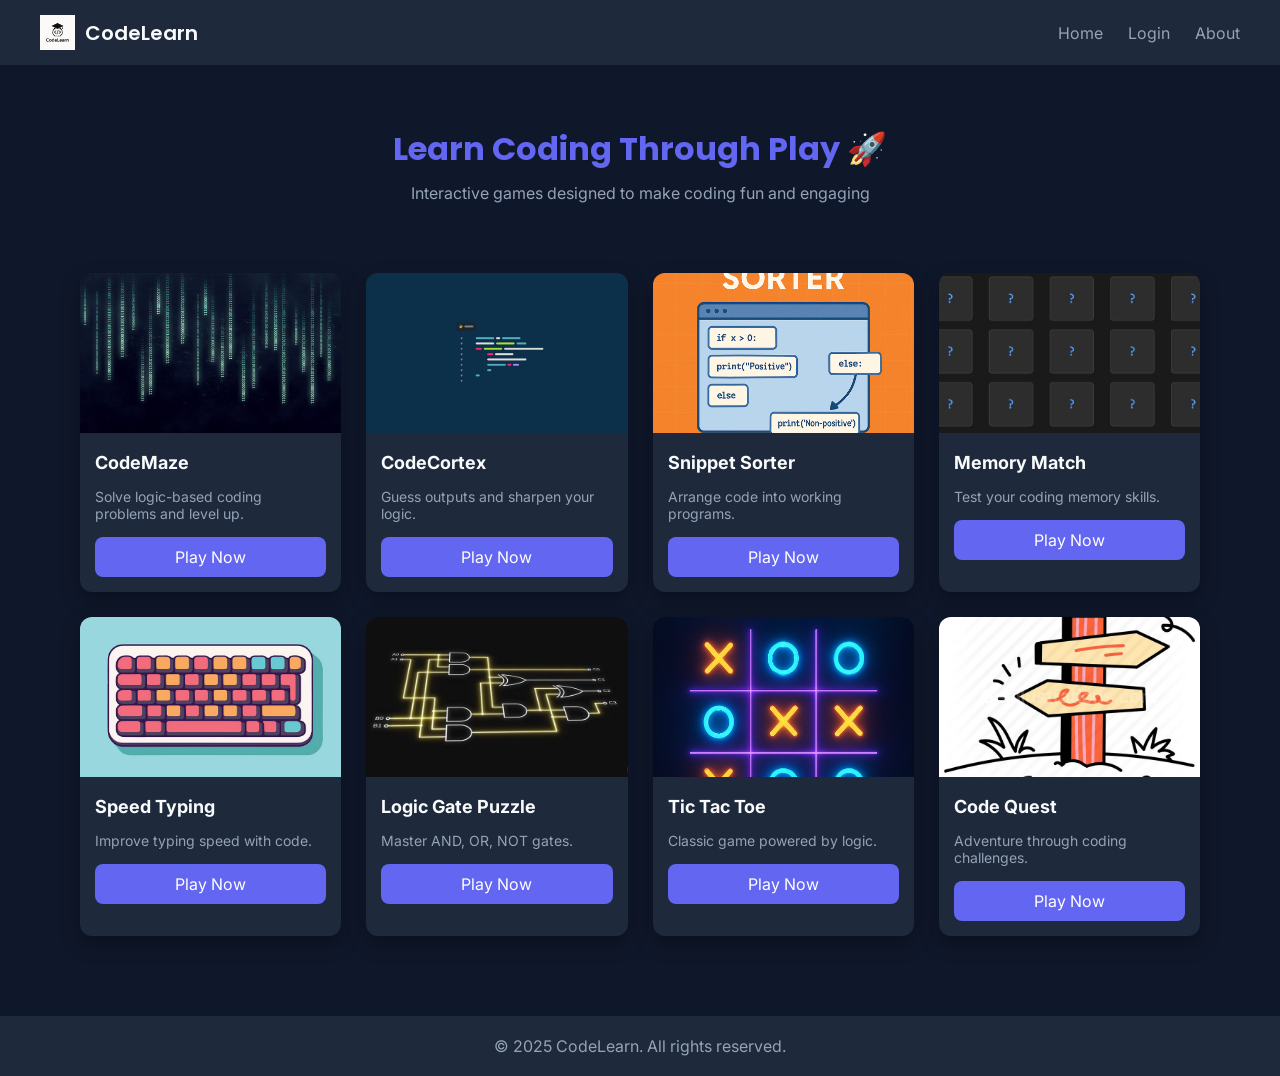
<file: CodeLearn/index.html>
<!DOCTYPE html>
<html lang="en">
<head>
  <meta charset="UTF-8">
  <meta name="viewport" content="width=device-width, initial-scale=1.0">
  <title>CodeLearn - Home</title>

  <!-- Google Fonts -->
  <link href="https://fonts.googleapis.com/css2?family=Poppins:wght@400;600&family=Inter:wght@300;400&display=swap" rel="stylesheet">

  <style>
    * {
      margin: 0;
      padding: 0;
      box-sizing: border-box;
      font-family: 'Inter', sans-serif;
    }

    body {
      background-color: #0F172A;
      color: #F8FAFC;
    }

    /* HEADER */
    .toolbar {
      display: flex;
      justify-content: space-between;
      align-items: center;
      padding: 15px 40px;
      background-color: #1E293B;
    }

    .logo {
      display: flex;
      align-items: center;
      gap: 10px;
    }

    .logo img {
      width: 35px;
    }

    .logo span {
      font-family: 'Poppins', sans-serif;
      font-size: 20px;
      font-weight: 600;
      color: #F8FAFC;
    }

    nav ul {
      list-style: none;
      display: flex;
    }

    nav ul li a {
      color: #94A3B8;
      margin-left: 25px;
      text-decoration: none;
      transition: 0.3s;
    }

    nav ul li a:hover {
      color: #6366F1;
    }

    /* HERO SECTION */
    .hero {
      text-align: center;
      padding: 60px 20px 30px;
    }

    .hero h1 {
      font-family: 'Poppins', sans-serif;
      font-size: 32px;
      color: #6366F1;
      margin-bottom: 10px;
    }

    .hero p {
      color: #94A3B8;
      font-size: 16px;
    }

    /* GAME GRID */
    .game-grid {
      display: grid;
      grid-template-columns: repeat(auto-fit, minmax(250px, 1fr));
      gap: 25px;
      padding: 40px;
      max-width: 1200px;
      margin: auto;
    }

    .game-box {
      background-color: #1E293B;
      border-radius: 12px;
      overflow: hidden;
      transition: 0.3s;
      box-shadow: 0 8px 20px rgba(0,0,0,0.3);
    }

    .game-box:hover {
      transform: translateY(-5px);
    }

    .game-box img {
      width: 100%;
      height: 160px;
      object-fit: cover;
    }

    .game-box h3 {
      margin: 15px;
      font-size: 18px;
      color: #F8FAFC;
    }

    .game-box p {
      margin: 0 15px 15px;
      color: #94A3B8;
      font-size: 14px;
    }

    .game-box a {
      display: block;
      margin: 0 15px 15px;
      padding: 10px;
      text-align: center;
      background-color: #6366F1;
      color: white;
      text-decoration: none;
      border-radius: 8px;
      transition: 0.3s;
    }

    .game-box a:hover {
      background-color: #4F46E5;
    }

    /* FOOTER */
    footer {
      text-align: center;
      padding: 20px;
      background-color: #1E293B;
      color: #94A3B8;
      margin-top: 40px;
    }
  </style>
</head>

<body>

  <!-- HEADER -->
  <header class="toolbar">
    <div class="logo">
      <img src="logo.png" alt="CodeLearn Logo">
      <span>CodeLearn</span>
    </div>

    <nav>
      <ul>
        <li><a href="index.html">Home</a></li>
        <li><a href="login.html">Login</a></li>
        <li><a href="about.html">About</a></li>
      </ul>
    </nav>
  </header>

  <!-- HERO -->
  <section class="hero">
    <h1>Learn Coding Through Play 🚀</h1>
    <p>Interactive games designed to make coding fun and engaging</p>
  </section>

  <!-- GAME GRID -->
  <section class="game-grid">

    <div class="game-box">
      <img src="codemazeimg.png">
      <h3>CodeMaze</h3>
      <p>Solve logic-based coding problems and level up.</p>
      <a href="codemaze.html">Play Now</a>
    </div>

    <div class="game-box">
      <img src="codecorteximg.png">
      <h3>CodeCortex</h3>
      <p>Guess outputs and sharpen your logic.</p>
      <a href="codecortex.html">Play Now</a>
    </div>

    <div class="game-box">
      <img src="snippetsorterimg.png">
      <h3>Snippet Sorter</h3>
      <p>Arrange code into working programs.</p>
      <a href="snippet_sorter.html">Play Now</a>
    </div>

    <div class="game-box">
      <img src="MemoryGameImg.jpg">
      <h3>Memory Match</h3>
      <p>Test your coding memory skills.</p>
      <a href="MemoryGame.html">Play Now</a>
    </div>

    <div class="game-box">
      <img src="speedtypingimg.jpeg">
      <h3>Speed Typing</h3>
      <p>Improve typing speed with code.</p>
      <a href="speedtyping.html">Play Now</a>
    </div>

    <div class="game-box">
      <img src="logicgateimg.jpeg">
      <h3>Logic Gate Puzzle</h3>
      <p>Master AND, OR, NOT gates.</p>
      <a href="gate.html">Play Now</a>
    </div>

    <div class="game-box">
      <img src="tictactoeimg.png">
      <h3>Tic Tac Toe</h3>
      <p>Classic game powered by logic.</p>
      <a href="tictactoe.html">Play Now</a>
    </div>

    <div class="game-box">
      <img src="codequestimg.jpeg">
      <h3>Code Quest</h3>
      <p>Adventure through coding challenges.</p>
      <a href="codequest.html">Play Now</a>
    </div>

  </section>

  <!-- FOOTER -->
  <footer>
    <p>&copy; 2025 CodeLearn. All rights reserved.</p>
  </footer>

</body>
</html>
</file>
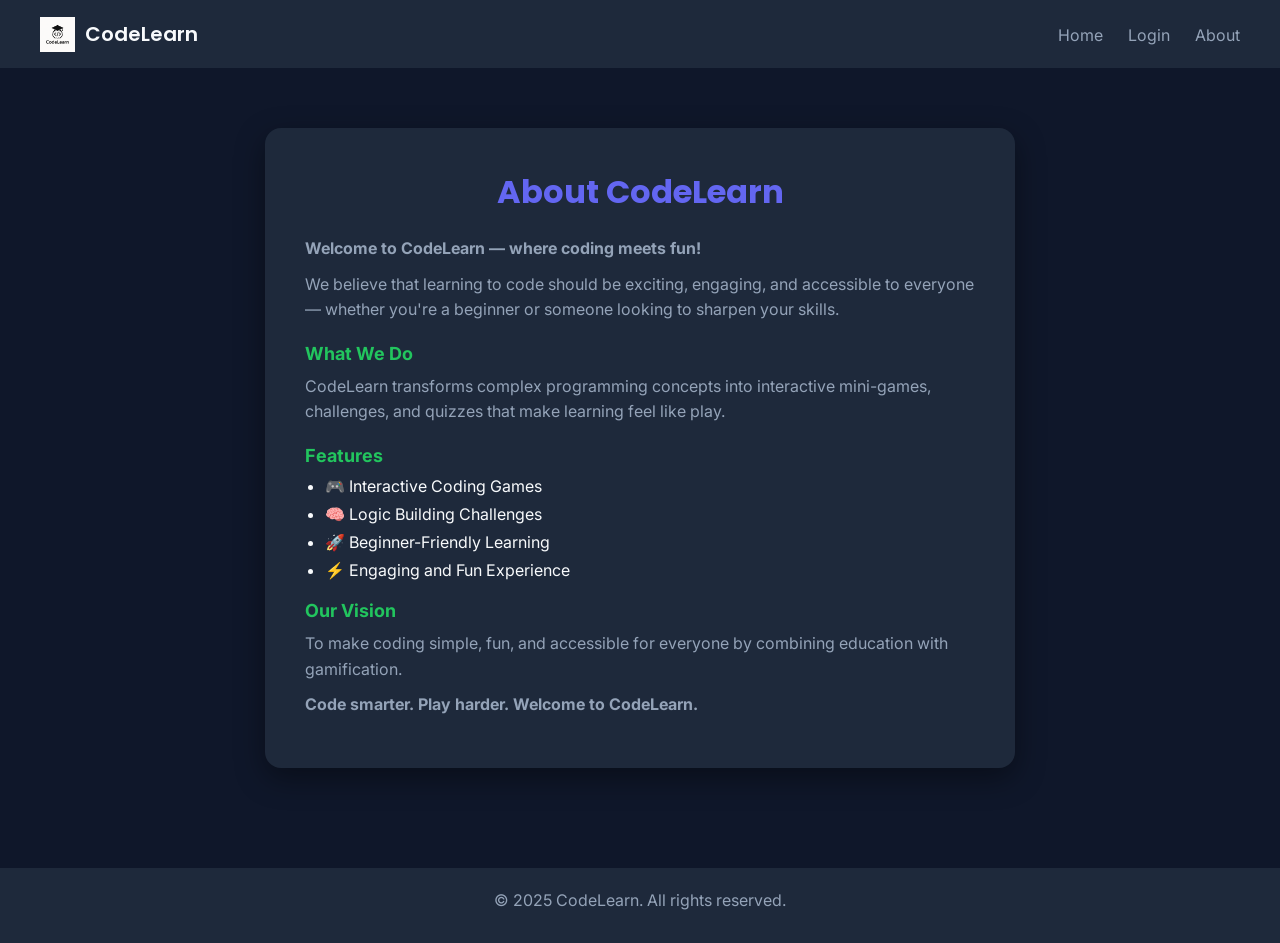
<file: CodeLearn/about.html>
<!DOCTYPE html>
<html lang="en">
<head>
  <meta charset="UTF-8">
  <meta name="viewport" content="width=device-width, initial-scale=1.0">
  <title>CodeLearn - About</title>

  <!-- Google Fonts -->
  <link href="https://fonts.googleapis.com/css2?family=Poppins:wght@400;600&family=Inter:wght@300;400&display=swap" rel="stylesheet">

  <style>
    * {
      margin: 0;
      padding: 0;
      box-sizing: border-box;
      font-family: 'Inter', sans-serif;
    }

    body {
      background-color: #0F172A;
      color: #F8FAFC;
    }

    /* HEADER */
    .toolbar {
      display: flex;
      justify-content: space-between;
      align-items: center;
      padding: 15px 40px;
      background-color: #1E293B;
    }

    .logo {
      display: flex;
      align-items: center;
      gap: 10px;
    }

    .logo img {
      width: 35px;
    }

    .logo span {
      font-family: 'Poppins', sans-serif;
      font-size: 20px;
      font-weight: 600;
      color: #F8FAFC;
    }

    nav ul {
      list-style: none;
      display: flex;
    }

    nav ul li a {
      color: #94A3B8;
      margin-left: 25px;
      text-decoration: none;
      transition: 0.3s;
    }

    nav ul li a:hover {
      color: #6366F1;
    }

    /* MAIN */
    main {
      display: flex;
      justify-content: center;
      align-items: center;
      padding: 60px 20px;
    }

    .about-card {
      background-color: #1E293B;
      padding: 40px;
      border-radius: 16px;
      max-width: 750px;
      box-shadow: 0 10px 30px rgba(0,0,0,0.4);
    }

    h1 {
      font-family: 'Poppins', sans-serif;
      color: #6366F1;
      margin-bottom: 20px;
      text-align: center;
    }

    h2 {
      margin-top: 20px;
      margin-bottom: 10px;
      color: #22C55E;
      font-size: 18px;
    }

    p {
      color: #94A3B8;
      line-height: 1.6;
      margin-bottom: 10px;
    }

    ul {
      margin-top: 10px;
      padding-left: 20px;
    }

    ul li {
      margin-bottom: 8px;
      color: #F8FAFC;
    }

    /* FOOTER */
    footer {
      text-align: center;
      padding: 20px;
      background-color: #1E293B;
      color: #94A3B8;
      margin-top: 40px;
    }
  </style>
</head>

<body>

  <!-- HEADER -->
  <header class="toolbar">
    <div class="logo">
      <img src="logo.png" alt="CodeLearn Logo">
      <span>CodeLearn</span>
    </div>

    <nav>
      <ul>
        <li><a href="index.html">Home</a></li>
        <li><a href="login.html">Login</a></li>
        <li><a href="about.html">About</a></li>
      </ul>
    </nav>
  </header>

  <!-- MAIN -->
  <main>
    <div class="about-card">

      <h1>About CodeLearn</h1>

      <p><b>Welcome to CodeLearn — where coding meets fun!</b></p>

      <p>
        We believe that learning to code should be exciting, engaging, and accessible to everyone — 
        whether you're a beginner or someone looking to sharpen your skills.
      </p>

      <h2>What We Do</h2>
      <p>
        CodeLearn transforms complex programming concepts into interactive mini-games, challenges, 
        and quizzes that make learning feel like play.
      </p>

      <h2>Features</h2>
      <ul>
        <li>🎮 Interactive Coding Games</li>
        <li>🧠 Logic Building Challenges</li>
        <li>🚀 Beginner-Friendly Learning</li>
        <li>⚡ Engaging and Fun Experience</li>
      </ul>

      <h2>Our Vision</h2>
      <p>
        To make coding simple, fun, and accessible for everyone by combining education with gamification.
      </p>

      <p><b>Code smarter. Play harder. Welcome to CodeLearn.</b></p>

    </div>
  </main>

  <!-- FOOTER -->
  <footer>
    <p>&copy; 2025 CodeLearn. All rights reserved.</p>
  </footer>

</body>
</html>
</file>
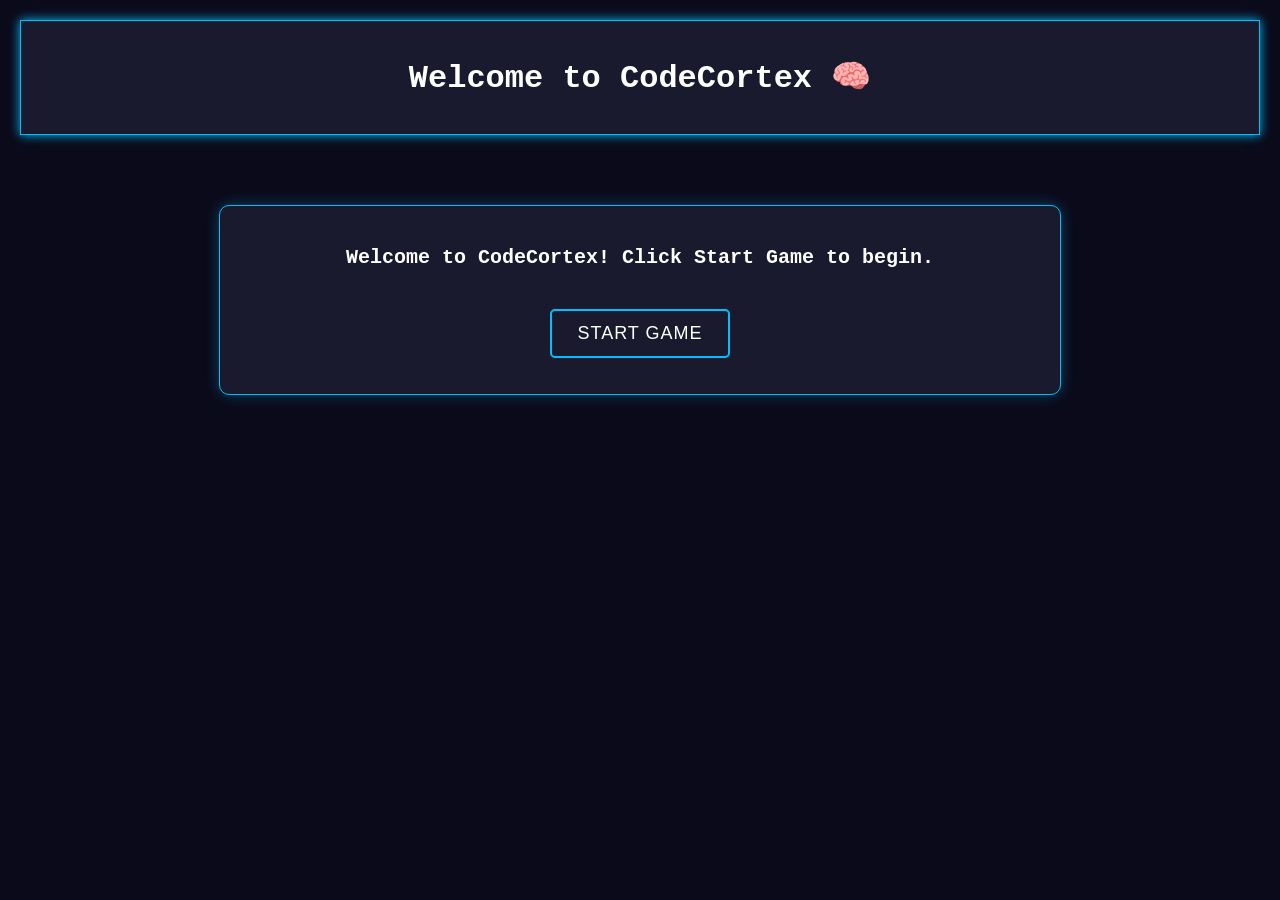
<file: CodeLearn/codecortex.html>
<!DOCTYPE html>
<html lang="en">
<head>
    <meta charset="UTF-8">
    <meta name="viewport" content="width=device-width, initial-scale=1.0">
    <title>CodeCortex - CodeLearn</title>
    <link rel="stylesheet" href="style.css">
    <style>
        body {
            font-family: 'Courier New', monospace;
            background-color: #0a0a1a;
            text-align: center;
            padding: 20px;
            color: #fff;
        }

        header {
            background-color: #1a1a2e;
            color: white;
            padding: 15px 0;
            border: 1px solid #00bfff;
            box-shadow: 0 0 10px #00bfff;
            margin-bottom: 30px;
        }

        main {
            padding: 20px;
        }

        .question-box {
            border: 1px solid #00bfff;
            padding: 20px;
            background: #1a1a2e;
            display: inline-block;
            margin: 20px auto;
            width: 800px;
            box-shadow: 0 0 15px rgba(0, 191, 255, 0.3);
            border-radius: 10px;
        }

        #question {
            font-size: 20px;
            font-weight: bold;
            margin-bottom: 20px;
            color: white;
            text-shadow: white;
        }

        .options {
            text-align: left;
            display: inline-block;
            margin-top: 10px;
        }

        .options label {
            font-size: 18px;
            display: block;
            margin: 10px 0;
            cursor: pointer;
            color: #fff;
            transition: color 0.3s ease;
        }

        .options label:hover {
            color: #00bfff;
        }

        .options input[type="radio"] {
            margin-right: 10px;
            accent-color: #00bfff;
        }

        button {
            padding: 12px 25px;
            font-size: 18px;
            margin-top: 20px;
            cursor: pointer;
            background-color: #1a1a2e;
            color: white;
            border: 2px solid #00bfff;
            border-radius: 5px;
            transition: all 0.3s ease;
            text-transform: uppercase;
            letter-spacing: 1px;
        }

        button:hover {
            background-color: #00bfff;
            color: #1a1a2e;
            box-shadow: 0 0 15px rgba(0, 191, 255, 0.5);
        }

        .error {
            color: #ff4d4d;
            margin-top: 10px;
            text-shadow: 0 0 5px rgba(255, 77, 77, 0.5);
        }

        .explanation {
            margin-top: 20px;
            color: #00ff9d;
            font-weight: bold;
            text-shadow: 0 0 5px rgba(0, 255, 157, 0.3);
        }

        pre {
            background-color: #0d1117;
            border: 1px solid #00bfff;
            border-radius: 5px;
            padding: 15px;
            margin: 15px 0;
            color: #e6e6e6;
            text-align: left;
            box-shadow: inset 0 0 10px rgba(0, 191, 255, 0.2);
        }

        code {
            font-family: 'Courier New', monospace;
            color: #00ff9d;
        }
    </style>
</head>

<body>
    <header>
        <h1>Welcome to CodeCortex 🧠</h1>
    </header>
    <main>
        <div id="game-container">
            <div class="question-box" id="question-box">
                <p id="question">Welcome to CodeCortex! Click Start Game to begin.</p>
                <form id="answer-form" style="display:none;">
                    <div class="options" id="options"></div></br>
                    <button type="submit">Submit</button>
                </form>
                <button id="start-game-button">Start Game</button>
                <p class="error" id="error-message"></p>
                <p class="explanation" id="explanation" style="display: none;"></p>
            </div>
        </div>
    </main>
    <script>
        const challenges = [
            {
                question: `Python\n\n<pre><code>def func(nums):\n    nums.append([4, 5])\n    return nums\n\na = [1, 2, 3]\nb = func(a)\nprint(len(b))</code></pre>`,
                options: ["A) 3", "B) 4", "C) 5", "D) Error"],
                answer: "B) 4",
                explanation: "The .append() method adds a single item (in this case, a list) to the end. So [1, 2, 3] becomes [1, 2, 3, [4, 5]], hence len(b) is 4."
            },
            {
                question: `Java\n\n<pre><code>public class Test {\n    public static void main(String[] args) {\n        int x = 5;\n        int y = ++x * 2;\n        System.out.println(y);\n    }\n}</code></pre>`,
                options: ["A) 10", "B) 11", "C) 12", "D) 6"],
                answer: "C) 12",
                explanation: "++x increments x before it's used. So, x = 6, then y = 6 * 2 = 12."
            },
            {
                question: `C\n\n<pre><code>#include <stdio.h>\nint main() {\n    int a = 10;\n    printf(\"%d\", a++);\n    return 0;\n}</code></pre>`,
                options: ["A) 10", "B) 11", "C) Error", "D) Undefined"],
                answer: "A) 10",
                explanation: "a++ prints the value first, then increments. So it prints 10, but a becomes 11 after."
            },
            {
                question: `JavaScript\n\n<pre><code>let a = [1, 2, 3];\nlet b = a;\nb.push(4);\nconsole.log(a);</code></pre>`,
                options: ["A) [1, 2, 3]", "B) [1, 2, 3, 4]", "C) Error", "D) [4]"],
                answer: "B) [1, 2, 3, 4]",
                explanation: "a and b refer to the same array. Changing b affects a."
            },
            {
                question: `Python (Tricky Logic)\n\n<pre><code>x = "True"\ny = True\nprint(x == y)</code></pre>`,
                options: ["A) True", "B) False", "C) Error", "D) None"],
                answer: "B) False",
                explanation: "x is a string \"True\", and y is a Boolean True. They're not the same type."
            }
        ];

        let currentLevel = 0;

        const questionElement = document.getElementById("question");
        const optionsElement = document.getElementById("options");
        const startGameButton = document.getElementById("start-game-button");
        const errorMessage = document.getElementById("error-message");
        const explanationElement = document.getElementById("explanation");
        const answerForm = document.getElementById("answer-form");

        function startGame() {
            currentLevel = 0;
            startGameButton.style.display = "none";
            answerForm.style.display = "block";
            loadQuestion();
        }

        function loadQuestion() {
            if (currentLevel < challenges.length) {
                const challenge = challenges[currentLevel];
                questionElement.innerHTML = challenge.question;
                optionsElement.innerHTML = "";
                explanationElement.style.display = "none";

                challenge.options.forEach((option, index) => {
                    const label = document.createElement("label");
                    const radio = document.createElement("input");
                    radio.type = "radio";
                    radio.name = "option";
                    radio.value = option;
                    label.appendChild(radio);
                    label.appendChild(document.createTextNode(option));
                    optionsElement.appendChild(label);
                });

                errorMessage.textContent = "";
            } else {
                endGame();
            }
        }

        function checkAnswer(selectedOption) {
            const challenge = challenges[currentLevel];

            if (selectedOption === challenge.answer) {
                explanationElement.style.display = "block";
                explanationElement.textContent = `✅ ${challenge.explanation}`;
                currentLevel++;
                setTimeout(loadQuestion, 3000);
            } else {
                errorMessage.textContent = "❌ Incorrect answer. Try again!";
            }
        }

        answerForm.addEventListener("submit", function (e) {
            e.preventDefault();
            const selectedOption = document.querySelector('input[name="option"]:checked');
            if (selectedOption) {
                checkAnswer(selectedOption.value);
            } else {
                errorMessage.textContent = "Please select an option.";
            }
        });

        function endGame() {
            questionElement.textContent = "🎉 Congratulations! You completed CodeCortex! 🎉";
            optionsElement.style.display = "none";
            answerForm.style.display = "none"; // Ensure the form is hidden
            startGameButton.textContent = "Play Again";
            startGameButton.style.display = "block";
            explanationElement.style.display = "none";
        }

        startGameButton.addEventListener("click", startGame);
    </script>
</body>
</html>
</file>
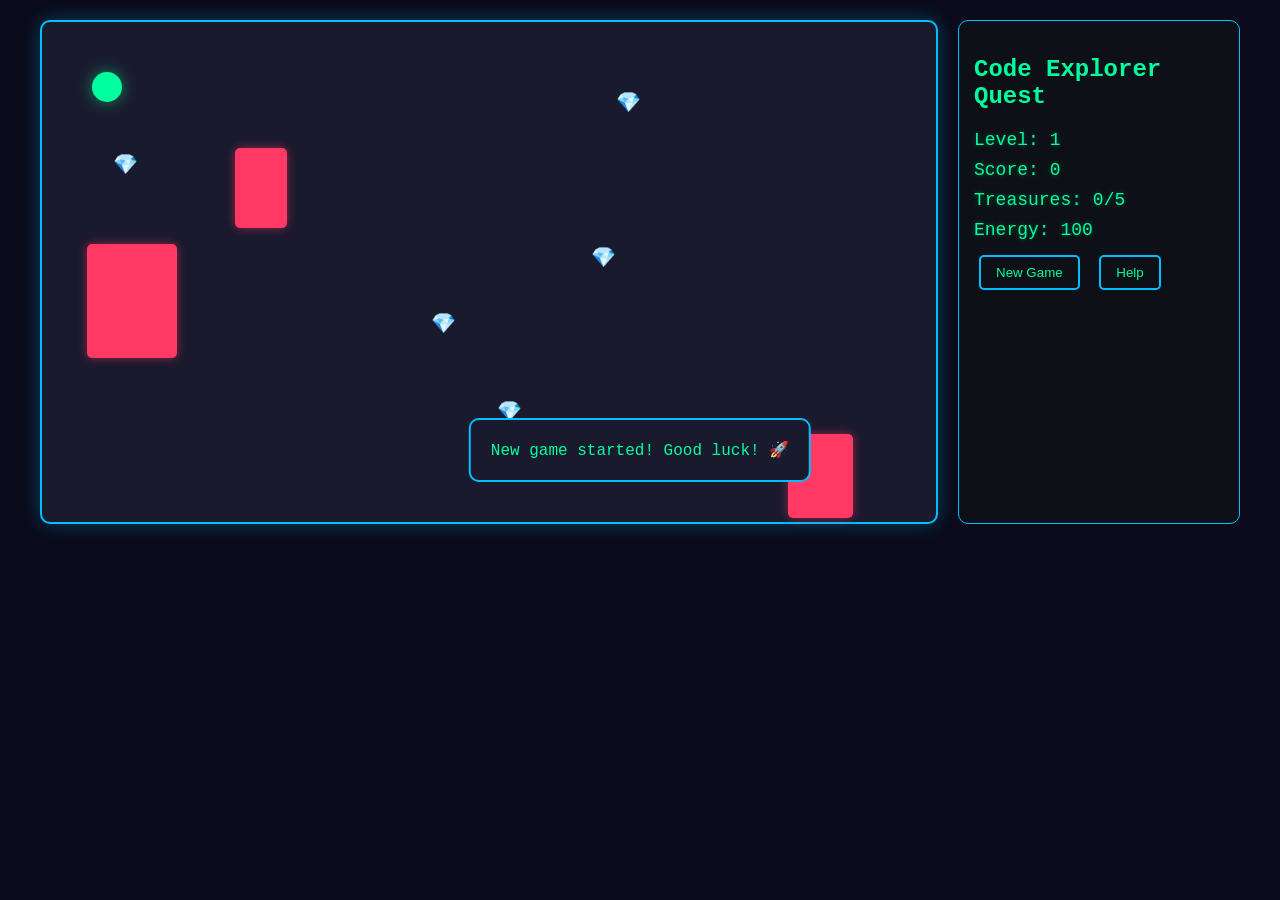
<file: CodeLearn/codeexplorerquest.html>
<!DOCTYPE html>
<html>
<head>
    <title>Code Explorer Quest</title>
    <style>
        body {
            font-family: 'Courier New', monospace;
            background-color: #0a0a1a;
            color: #00ff9d;
            margin: 0;
            padding: 20px;
            overflow: hidden;
        }

        .game-container {
            display: flex;
            gap: 20px;
            max-width: 1200px;
            margin: 0 auto;
        }

        .game-area {
            flex: 1;
            background: #1a1a2e;
            border: 2px solid #00bfff;
            border-radius: 10px;
            box-shadow: 0 0 20px rgba(0, 191, 255, 0.3);
            position: relative;
            height: 500px;
        }

        .player {
            width: 30px;
            height: 30px;
            background: #00ff9d;
            border-radius: 50%;
            position: absolute;
            transition: all 0.2s;
            z-index: 2;
            box-shadow: 0 0 15px rgba(0, 255, 157, 0.5);
        }

        .treasure {
            width: 20px;
            height: 20px;
            position: absolute;
            font-size: 20px;
            z-index: 1;
            animation: pulse 1.5s infinite;
        }

        @keyframes pulse {
            0% { transform: scale(1); }
            50% { transform: scale(1.2); }
            100% { transform: scale(1); }
        }

        .code-challenge {
            position: absolute;
            padding: 20px;
            background: #0d1117;
            border: 2px solid #00bfff;
            border-radius: 10px;
            color: #00ff9d;
            display: none;
            z-index: 3;
            width: 300px;
            text-align: center;
        }

        .code-challenge input {
            width: 80%;
            padding: 8px;
            margin: 10px 0;
            background: #1a1a2e;
            border: 1px solid #00bfff;
            color: #00ff9d;
            border-radius: 5px;
            text-align: center;
        }

        .stats {
            background: #0d1117;
            padding: 15px;
            border-radius: 10px;
            border: 1px solid #00bfff;
            width: 250px;
        }

        .stat {
            margin: 10px 0;
            font-size: 18px;
            text-shadow: 0 0 5px rgba(0, 255, 157, 0.3);
        }

        button {
            padding: 8px 15px;
            background: #0d1117;
            color: #00ff9d;
            border: 2px solid #00bfff;
            border-radius: 5px;
            cursor: pointer;
            transition: all 0.3s;
            margin: 5px;
        }

        button:hover {
            background: #00bfff;
            color: #0d1117;
            box-shadow: 0 0 15px rgba(0, 191, 255, 0.5);
        }

        .obstacle {
            position: absolute;
            background: #ff3864;
            border-radius: 5px;
            box-shadow: 0 0 10px rgba(255, 56, 100, 0.5);
        }

        .message {
            position: fixed;
            top: 50%;
            left: 50%;
            transform: translate(-50%, -50%);
            background: #1a1a2e;
            padding: 20px;
            border-radius: 10px;
            border: 2px solid #00bfff;
            display: none;
            z-index: 4;
        }

        .hint-text {
            font-size: 14px;
            color: #00bfff;
            margin-top: 10px;
            font-style: italic;
        }
    </style>
</head>
<body>
    <div class="game-container">
        <div class="game-area" id="gameArea">
            <div class="player" id="player"></div>
        </div>
        <div class="stats">
            <h2>Code Explorer Quest</h2>
            <div class="stat">Level: <span id="level">1</span></div>
            <div class="stat">Score: <span id="score">0</span></div>
            <div class="stat">Treasures: <span id="treasures">0</span>/5</div>
            <div class="stat">Energy: <span id="energy">100</span></div>
            <button onclick="resetGame()">New Game</button>
            <button onclick="showHelp()">Help</button>
        </div>
    </div>
    <div class="code-challenge" id="challenge"></div>
    <div class="message" id="message"></div>

    <script>
        const player = document.getElementById('player');
        const gameArea = document.getElementById('gameArea');
        const challenge = document.getElementById('challenge');
        const message = document.getElementById('message');

        let playerX = 50;
        let playerY = 50;
        let score = 0;
        let energy = 100;
        let treasuresFound = 0;
        let level = 1;

        const challenges = {
            1: [ // Level 1 - Basic concepts
                {
                    question: "What prints output to console? console.___('hello')",
                    answer: "log",
                    hint: "Think of logging information"
                },
                {
                    question: "What declares a variable? ___ x = 5;",
                    answer: "let",
                    hint: "Modern way to declare variables"
                },
                {
                    question: "What symbol ends a statement? x = 5___",
                    answer: ";",
                    hint: "Every statement ends with this"
                },
                {
                    question: "What symbol checks equality? if (x ___ 5)",
                    answer: "==",
                    hint: "Double equ.... for comparison"
                },
                {
                    question: "What loops through arrays? for (let item ___ array)",
                    answer: "of",
                    hint: "for...of loop"
                }
            ],
            2: [ // Level 2 - Basic operations
                {
                    question: "What adds two numbers? 5 ___ 3",
                    answer: "+",
                    hint: "Basic math operator"
                },
                {
                    question: "What checks if a is greater than b? if (a ___ b)",
                    answer: ">",
                    hint: "Greater than symbol"
                },
                {
                    question: "What starts a comment? ___ This is a comment",
                    answer: "//",
                    hint: "Two forward sla...."
                },
                {
                    question: "What adds to an array? arr.___(item)",
                    answer: "push",
                    hint: "Adds to the end"
                },
                {
                    question: "What gets first array item? array[___]",
                    answer: "0",
                    hint: "Arrays start at zeeee r ooooo"
                }
            ],
            3: [ // Level 3 - Functions and objects
                {
                    question: " What is the output of 3 + ''3''? ",
                    answer: "33",
                    hint: "String concatenation"
                },
                {
                    question: "What symbol is used to access object properties? obj.___",
                    answer: ". ",
                    hint: "A single DOT"
                },
                {
                    question: "What combines conditions? if (a ___ b)",
                    answer: "&&",
                    hint: "Logical AND"
                },
                {
                    question: "What returns from function? ___ value;",
                    answer: "return",
                    hint: "Sends back a value"
                },
                {
                    question: "What creates an object? ___ obj = {}",
                    answer: "let",
                    hint: "Variable declaration"
                },
                {
                    question: "What closes an HTML tag? <div>Hello</___>",
                    answer: "<div>",
                    hint: "Same as opening tag"
                }
            ],
            4: [ // Level 4 - Conditionals
                {
                    question: "What starts an if statement? ___ (condition)",
                    answer: "if",
                    hint: "Basic conditional"
                },
                {
                    question: "What checks multiple conditions? ___ (x > 5)",
                    answer: "else if",
                    hint: "Follows an if"
                },
                {
                    question: "What does !false evaluate to?",
                    answer: "true",
                    hint: "Not False"
                },
                {
                    question: "What is true + true in JavaScript?",
                    answer: "2",
                    hint: "Booleans become numbers"
                },
                {
                    question: "What negates a condition? if (___ condition)",
                    answer: "!",
                    hint: "Exclamation mark"
                },
                {
                    question: " What is the shortcut for x = x + 1?",
                    answer: "x++",
                    hint: "Double plus"
                }

            ],
            5: [ // Level 5 - DOM basics
                {
                    question: "What network device forwards packets?",
                    answer: "router",
                    hint: "Connects subnets"
                },
                {
                    question: "What provides secure remote access?",
                    answer: "VPN",
                    hint: "Virtual Private Network"
                },
                {
                    question: "What listens for clicks? element.___('click', fn)",
                    answer: "addEventListener",
                    hint: "Event handling method"
                },
                {
                    question: " What SQL clause filters results?",
                    answer: "where",
                    hint: "Conditional"
                },
                {
                    question: "What gets element by ID? document.___('id')",
                    answer: "getElementById",
                    hint: "Gets by ID"
                },
                {
                    question: "What command lists files?",
                    answer: "ls",
                    hint: "Short for list"
                }
            ]
        };

        function createTreasure() {
            const treasure = document.createElement('div');
            treasure.className = 'treasure';
            treasure.innerHTML = '💎';
            
            let validPosition = false;
            let attempts = 0;
            const maxAttempts = 50;
            
            while (!validPosition && attempts < maxAttempts) {
                const left = Math.random() * (gameArea.offsetWidth - 20);
                const top = Math.random() * (gameArea.offsetHeight - 20);
                
                const treasureRect = {
                    left: left,
                    right: left + 20,
                    top: top,
                    bottom: top + 20
                };
                
                let hasCollision = false;
                document.querySelectorAll('.obstacle').forEach(obstacle => {
                    const obstacleRect = obstacle.getBoundingClientRect();
                    if (isColliding(treasureRect, obstacleRect)) {
                        hasCollision = true;
                    }
                });
                
                if (!hasCollision) {
                    treasure.style.left = left + 'px';
                    treasure.style.top = top + 'px';
                    validPosition = true;
                }
                
                attempts++;
            }
            
            if (validPosition) {
                gameArea.appendChild(treasure);
            } else {
                setTimeout(createTreasure, 100);
            }
        }

        function createObstacle() {
            const obstacle = document.createElement('div');
            obstacle.className = 'obstacle';
            const width = Math.random() * 100 + 50;
            const height = Math.random() * 100 + 50;
            obstacle.style.width = width + 'px';
            obstacle.style.height = height + 'px';
            obstacle.style.left = Math.random() * (gameArea.offsetWidth - width) + 'px';
            obstacle.style.top = Math.random() * (gameArea.offsetHeight - height) + 'px';
            gameArea.appendChild(obstacle);
        }

        function movePlayer(e) {
            if (energy <= 0 || challenge.style.display === 'block') return;
            
            const speed = 5;
            const bounds = gameArea.getBoundingClientRect();
            
            switch(e.key) {
                case 'ArrowLeft':
                    playerX = Math.max(0, playerX - speed);
                    break;
                case 'ArrowRight':
                    playerX = Math.min(bounds.width - 30, playerX + speed);
                    break;
                case 'ArrowUp':
                    playerY = Math.max(0, playerY - speed);
                    break;
                case 'ArrowDown':
                    playerY = Math.min(bounds.height - 30, playerY + speed);
                    break;
            }

            player.style.left = playerX + 'px';
            player.style.top = playerY + 'px';

            checkCollisions();
            updateEnergy();
        }

        function checkCollisions() {
            const playerRect = player.getBoundingClientRect();
            
            document.querySelectorAll('.treasure').forEach(treasure => {
                const treasureRect = treasure.getBoundingClientRect();
                if (isColliding(playerRect, treasureRect)) {
                    treasure.remove();
                    showChallenge();
                }
            });

            document.querySelectorAll('.obstacle').forEach(obstacle => {
                const obstacleRect = obstacle.getBoundingClientRect();
                if (isColliding(playerRect, obstacleRect)) {
                    energy = Math.max(0, energy - 5);
                    updateStats();
                    showMessage('Ouch! Hit an obstacle! -10 energy', 'red');
                }
            });
        }

        function isColliding(rect1, rect2) {
            return !(rect1.right < rect2.left ||
                    rect1.left > rect2.right ||
                    rect1.bottom < rect2.top ||
                    rect1.top > rect2.bottom);
        }

        function showChallenge() {
            const levelChallenges = challenges[level];
            const currentChallenge = levelChallenges[Math.floor(Math.random() * levelChallenges.length)];
            challenge.innerHTML = `
                <h3>${currentChallenge.question}</h3>
                <input type="text" id="answer" placeholder="Type your answer" autocomplete="off">
                <button onclick="checkAnswer('${currentChallenge.answer}')">Submit</button>
                <div class="hint-text">💡 Hint: ${currentChallenge.hint}</div>
            `;
            challenge.style.display = 'block';
            challenge.style.left = '50%';
            challenge.style.top = '50%';
            challenge.style.transform = 'translate(-50%, -50%)';
            document.getElementById('answer').focus();
        }

        function checkAnswer(correct) {
            const userAnswer = document.getElementById('answer').value.toLowerCase();
            if (userAnswer === correct.toLowerCase()) {
                score += 100;
                treasuresFound++;
                updateStats();
                challenge.style.display = 'none';
                showMessage('Correct! +100 points! 🎉', 'green');
                
                if (treasuresFound === 5) {
                    levelUp();
                }
            } else {
                energy = Math.max(0, energy - 5);
                updateStats();
                showMessage('Try again! -5 energy 😅', 'red');
            }
        }

        function levelUp() {
            if (level >= 5) {
                showMessage(`🎉 Congratulations! You've completed all 5 levels! Final Score: ${score}`, 'green');
                setTimeout(() => {
                    const playAgain = confirm('You beat the game! Want to play again?');
                    if (playAgain) {
                        resetGame();
                    }
                }, 1000);
                return;
            }
            
            level++;
            treasuresFound = 0;
            energy = 100;
            updateStats();
            resetLevel();
            showMessage(`Level ${level} Unlocked! 🎉 Energy restored!`, 'green');
            
            const levelMessages = {
                2: "Level 2: More obstacles, stay focused!",
                3: "Level 3: Getting tougher! Watch your path!",
                4: "Level 4: Expert territory! Be strategic!",
                5: "Final Level: The ultimate challenge!"
            };
            
            if (levelMessages[level]) {
                setTimeout(() => showMessage(levelMessages[level], 'green'), 2000);
            }
        }

        function resetLevel() {
            document.querySelectorAll('.treasure, .obstacle').forEach(el => el.remove());
            
            const levelConfig = {
                1: { obstacles: 3, treasures: 5, energyDrain: 0.1 },
                2: { obstacles: 5, treasures: 5, energyDrain: 0.1 },
                3: { obstacles: 6, treasures: 5, energyDrain: 0.1 },
                4: { obstacles: 6, treasures: 5, energyDrain: 0.1 },
                5: { obstacles: 6, treasures: 5, energyDrain: 0.1 }
            };

            const config = levelConfig[level];
            
            for(let i = 0; i < config.obstacles; i++) {
                createObstacle();
            }
            
            for(let i = 0; i < config.treasures; i++) {
                createTreasure();
            }
        }

        function updateEnergy() {
            const energyDrain = 0.1 + (level - 1) * 0.01;
            energy = Math.max(0, energy - energyDrain);
            updateStats();
            
            if (energy <= 0) {
                showMessage('Game Over! Out of energy! 😔', 'red');
            }
        }

        function updateStats() {
            document.getElementById('score').textContent = score;
            document.getElementById('energy').textContent = Math.round(energy);
            document.getElementById('treasures').textContent = treasuresFound;
            document.getElementById('level').textContent = level;
        }

        function showMessage(text, color) {
            message.textContent = text;
            message.style.color = color === 'red' ? '#ff3864' : '#00ff9d';
            message.style.display = 'block';
            setTimeout(() => message.style.display = 'none', 2000);
        }

        function showHelp() {
            showMessage(`Use arrow keys to move. Collect 💎, avoid red obstacles. Answer coding questions to progress!`, 'green');
        }

        function resetGame() {
            playerX = 50;
            playerY = 50;
            player.style.left = playerX + 'px';
            player.style.top = playerY + 'px';
            score = 0;
            energy = 100;
            treasuresFound = 0;
            level = 1;
            challenge.style.display = 'none';
            resetLevel();
            updateStats();
            showMessage('New game started! Good luck! 🚀', 'green');
        }

        document.addEventListener('keydown', movePlayer);
        document.addEventListener('keydown', (e) => {
            if (e.key === 'Enter' && challenge.style.display === 'block') {
                checkAnswer(document.querySelector('#challenge button').onclick.toString().match(/'([^']+)'/)[1]);
            }
        });

        resetGame();
    </script>
</body>
</html>
</file>
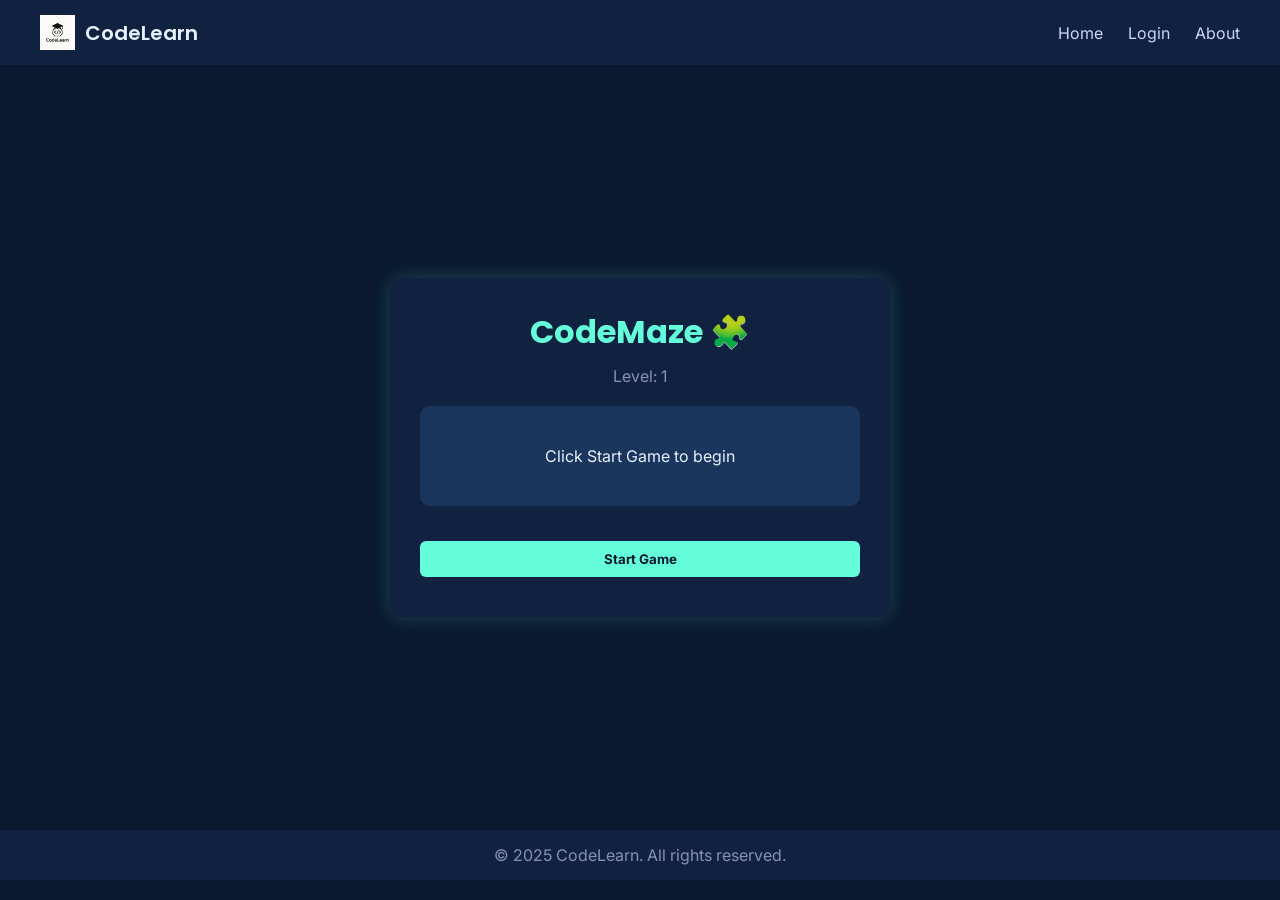
<file: CodeLearn/codemaze.html>
<!DOCTYPE html>
<html lang="en">
<head>
<meta charset="UTF-8">
<meta name="viewport" content="width=device-width, initial-scale=1.0">
<title>CodeMaze - CodeLearn</title>

<!-- Fonts -->
<link href="https://fonts.googleapis.com/css2?family=Poppins:wght@400;600&family=Inter:wght@300;400&display=swap" rel="stylesheet">

<style>
* {
  margin: 0;
  padding: 0;
  box-sizing: border-box;
  font-family: 'Inter', sans-serif;
}

body {
  background-color: #0a192f;
  color: #e6f1ff;
}

/* HEADER */
.toolbar {
  display: flex;
  justify-content: space-between;
  align-items: center;
  padding: 15px 40px;
  background-color: #112240;
}

.logo {
  display: flex;
  align-items: center;
  gap: 10px;
}

.logo img {
  width: 35px;
}

.logo span {
  font-family: 'Poppins', sans-serif;
  font-size: 20px;
  font-weight: 600;
}

/* NAV */
nav ul {
  list-style: none;
  display: flex;
}

nav ul li a {
  color: #ccd6f6;
  margin-left: 25px;
  text-decoration: none;
}

nav ul li a:hover {
  color: #64ffda;
}

/* MAIN */
main {
  display: flex;
  justify-content: center;
  align-items: center;
  min-height: 85vh;
  padding: 20px;
}

/* GAME CARD */
.game-card {
  background-color: #112240;
  padding: 30px;
  border-radius: 12px;
  width: 500px;
  text-align: center;
  box-shadow: 0 0 20px rgba(100,255,218,0.2);
}

/* TITLE */
h1 {
  font-family: 'Poppins', sans-serif;
  color: #64ffda;
  margin-bottom: 10px;
}

/* LEVEL */
.level {
  color: #8892b0;
  margin-bottom: 15px;
}

/* QUESTION BOX */
.question-box {
  background-color: #1a365d;
  padding: 20px;
  border-radius: 10px;
  margin: 20px 0;
  white-space: pre-line;
}

/* INPUT */
input {
  width: 100%;
  padding: 10px;
  border-radius: 6px;
  border: none;
  margin-top: 10px;
  background-color: #0a192f;
  color: #e6f1ff;
}

input:focus {
  outline: 2px solid #64ffda;
}

/* BUTTON */
button {
  margin-top: 15px;
  padding: 10px;
  width: 100%;
  border: none;
  border-radius: 6px;
  background-color: #64ffda;
  color: #0a192f;
  cursor: pointer;
  transition: 0.3s;
  font-weight: bold;
}

button:hover {
  box-shadow: 0 0 10px #64ffda;
}

/* ERROR */
.error {
  color: #ff6b6b;
  margin-top: 10px;
}

/* FOOTER */
footer {
  text-align: center;
  padding: 15px;
  background-color: #112240;
  color: #8892b0;
}
</style>
</head>

<body>

<!-- HEADER -->
<header class="toolbar">
  <div class="logo">
    <img src="logo.png">
    <span>CodeLearn</span>
  </div>

  <nav>
    <ul>
      <li><a href="index.html">Home</a></li>
      <li><a href="login.html">Login</a></li>
      <li><a href="about.html">About</a></li>
    </ul>
  </nav>
</header>

<!-- MAIN -->
<main>
  <div class="game-card">

    <h1>CodeMaze 🧩</h1>
    <p class="level" id="level">Level: 1</p>

    <div class="question-box">
      <p id="question">Click Start Game to begin</p>
    </div>

    <form id="answer-form" style="display:none;">
      <input type="text" id="answer" placeholder="Type your answer..." required>
      <button type="submit">Submit Answer</button>
    </form>

    <button id="start-game-button">Start Game</button>

    <p class="error" id="error-message"></p>

  </div>
</main>

<footer>
  <p>&copy; 2025 CodeLearn. All rights reserved.</p>
</footer>

<script>
// QUESTIONS
const challenges = [
  { question: 'What is the output?\n\nprint(3 ** 2)', answer: '9' },
  { question: 'What will be printed?\n\nx="Code"\ny="Maze"\nprint(x+y)', answer: 'CodeMaze' },
  { question: 'What is the result?\n\nprint(len([10,20,30,40,50]))', answer: '5' },
  { question: 'Output?\n\nx=15\ny=4\nprint(x % y)', answer: '3' },
  { question: 'Result?\n\nprint(True or False)', answer: 'True' }
];

let currentLevel = 0;

const questionElement = document.getElementById('question');
const levelElement = document.getElementById('level');
const answerForm = document.getElementById('answer-form');
const answerInput = document.getElementById('answer');
const errorMessage = document.getElementById('error-message');
const startGameButton = document.getElementById('start-game-button');

// START GAME
function startGame() {
  currentLevel = 0;
  startGameButton.style.display = 'none';
  answerForm.style.display = 'block';
  loadQuestion();
}

// LOAD QUESTION
function loadQuestion() {
  if (currentLevel < challenges.length) {
    questionElement.textContent = challenges[currentLevel].question;
    levelElement.textContent = "Level: " + (currentLevel + 1);
    errorMessage.textContent = '';
    answerInput.value = '';
  } else {
    endGame();
  }
}

// SUBMIT
answerForm.addEventListener('submit', function (e) {
  e.preventDefault();

  const userAnswer = answerInput.value.trim();
  const correctAnswer = challenges[currentLevel].answer;

  if (userAnswer.toLowerCase() === correctAnswer.toLowerCase()) {
    currentLevel++;
    loadQuestion();
  } else {
    errorMessage.textContent = '❌ Incorrect! Try again.';
  }
});

// END GAME
function endGame() {
  questionElement.textContent = '🎉 You completed CodeMaze!';
  levelElement.textContent = 'Completed ✅';
  answerForm.style.display = 'none';
  startGameButton.textContent = 'Play Again';
  startGameButton.style.display = 'block';
}

startGameButton.addEventListener('click', startGame);
</script>

</body>
</html>
</file>
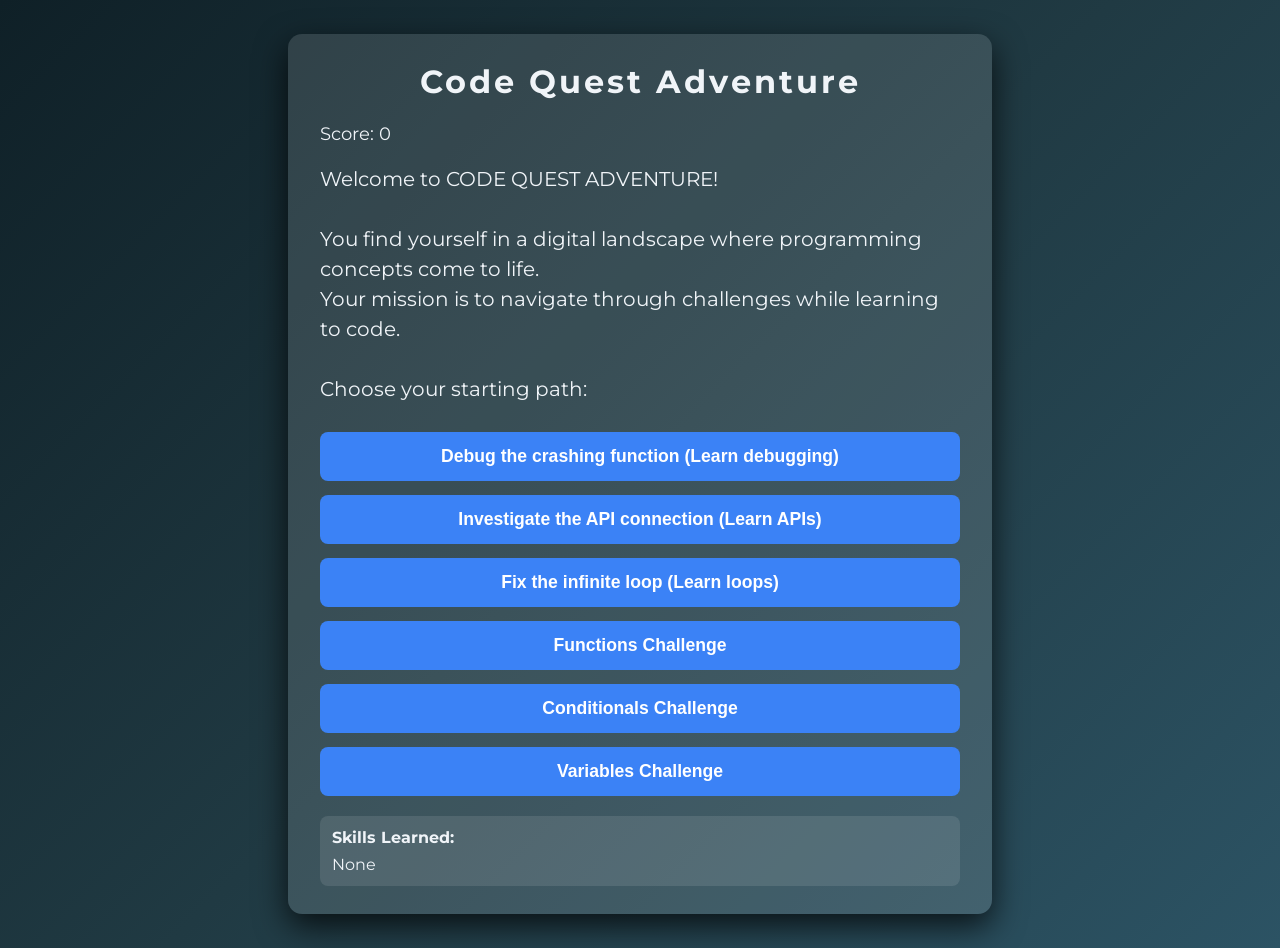
<file: CodeLearn/codequest.html>
<!DOCTYPE html>
<html lang="en">
<head>
<meta charset="UTF-8" />
<meta name="viewport" content="width=device-width, initial-scale=1" />
<title>Code Quest Adventure</title>
<style>
  @import url('https://fonts.googleapis.com/css2?family=Montserrat:wght@400;700&display=swap');
  body {
    background: linear-gradient(135deg, #0f2027, #203a43, #2c5364);
    font-family: 'Montserrat', sans-serif;
    margin: 0;
    padding: 24px;
    color: #f0f4f8;
    min-height: 100vh;
    display: flex;
    justify-content: center;
    align-items: center;
  }
  #game {
    background: rgba(255, 255, 255, 0.12);
    border-radius: 14px;
    max-width: 640px;
    padding: 28px 32px;
    box-shadow: 0 12px 32px rgba(0,0,0,0.75);
    color: #f0f4f8;
  }
  h1 {
    margin-top: 0;
    font-weight: 700;
    letter-spacing: 3px;
    text-align: center;
  }
  #story {
    font-size: 1.25rem;
    margin-bottom: 28px;
    line-height: 1.5;
    min-height: 160px;
    white-space: pre-wrap;
  }
  pre {
    background: #222;
    padding: 12px 16px;
    border-radius: 8px;
    overflow-x: auto;
    font-size: 1rem;
    margin-bottom: 24px;
    font-family: 'Courier New', monospace;
  }
  #choices {
    display: flex;
    flex-direction: column;
    gap: 14px;
  }
  button.choice-btn {
    background: #3b82f6;
    border: none;
    border-radius: 8px;
    padding: 14px 18px;
    font-weight: 600;
    color: #fff;
    font-size: 1.1rem;
    cursor: pointer;
    transition: background-color 0.3s ease;
    user-select: none;
  }
  button.choice-btn:hover {
    background: #2563eb;
  }
  .stats {
    display: flex;
    justify-content: space-between;
    margin-bottom: 20px;
    font-size: 1.1rem;
  }
  .inventory {
    margin-top: 20px;
    padding: 12px;
    background: rgba(255,255,255,0.1);
    border-radius: 8px;
  }
  .inventory-title {
    font-weight: bold;
    margin-bottom: 8px;
  }
  .correct {
    color: #4CAF50;
    font-weight: bold;
  }
  .incorrect {
    color: #f44336;
    font-weight: bold;
  }
  .feedback-message {
    margin-top: 10px;
    padding: 10px;
    border-radius: 5px;
    text-align: center;
    animation: fadeIn 0.3s;
  }
  @keyframes fadeIn {
    from { opacity: 0; }
    to { opacity: 1; }
  }
</style>
</head>
<body>
  <div id="game" role="main" aria-label="Text-based coding adventure game">
    <h1>Code Quest Adventure</h1>
    <div class="stats">
      <div>Score: <span id="score">0</span></div>
    </div>
    <div id="story"></div>
    <pre id="code-snippet" style="display:none;"></pre>
    <div id="choices" role="list"></div>
    <div id="feedback" class="feedback-message" style="display:none;"></div>
    <div class="inventory">
      <div class="inventory-title">Skills Learned:</div>
      <div id="inventory-items">None</div>
    </div>
  </div>

<script>
(() => {
  const storyElem = document.getElementById('story');
  const codeElem = document.getElementById('code-snippet');
  const choicesElem = document.getElementById('choices');
  const feedbackElem = document.getElementById('feedback');
  const scoreDisplay = document.getElementById('score');
  const inventoryDisplay = document.getElementById('inventory-items');

  // Game state
  const gameState = {
    score: 0,
    inventory: [],
    hasDebuggingSkill: false,
    hasAPISkill: false,
    hasLoopSkill: false
  };

  function updateStats() {
    scoreDisplay.textContent = gameState.score;
  }

  function addToInventory(item) {
    if (!gameState.inventory.includes(item)) {
      gameState.inventory.push(item);
    }
    inventoryDisplay.textContent = gameState.inventory.join(', ') || 'None';
  }

  function showFeedback(message, isCorrect) {
    feedbackElem.textContent = message;
    feedbackElem.className = isCorrect ? 'feedback-message correct' : 'feedback-message incorrect';
    feedbackElem.style.display = 'block';
    
    // Hide after 2 seconds if it's a wrong answer
    if (!isCorrect) {
      setTimeout(() => {
        feedbackElem.style.display = 'none';
      }, 2000);
    }
  }

  function shuffleArray(array) {
    for (let i = array.length - 1; i > 0; i--) {
      const j = Math.floor(Math.random() * (i + 1));
      [array[i], array[j]] = [array[j], array[i]];
    }
    return array;
  }

  // Combined story data from both games
  const storyData = {
    start: {
      text: `Welcome to CODE QUEST ADVENTURE!
      
You find yourself in a digital landscape where programming concepts come to life. 
Your mission is to navigate through challenges while learning to code.

Choose your starting path:`,
      choices: [
        { text: "Debug the crashing function (Learn debugging)", next: "debug_start" },
        { text: "Investigate the API connection (Learn APIs)", next: "api_start" },
        { text: "Fix the infinite loop (Learn loops)", next: "loop_start" },
        { text: "Functions Challenge", next: "functions_1_intro" },
        { text: "Conditionals Challenge", next: "conditionals_1_intro" },
        { text: "Variables Challenge", next: "variables_1_intro" }
      ]
    },
    
    // Debugging path
    debug_start: {
      text: `🐞 DEBUGGING CHALLENGE 🐞
      
You encounter a function that keeps crashing with an error:
"TypeError: Cannot read property 'price' of undefined"

The code looks like this:`,
      code: "function calculateTotal(items) {\n  let total = 0;\n  for (let i = 0; i <= items.length; i++) {\n    total += items[i].price;\n  }\n  return total;\n}",
      choices: function() {
        const choices = [
          { text: "Add console.log() statements to inspect values", next: "debug_console" },
          { text: "Read the error message carefully", next: "debug_error", feedback: "While reading error messages is important, in this case we need to inspect the values to understand why we're getting undefined!" }
        ];
        return shuffleArray(choices);
      }
    },
    debug_console: {
      text: `You add console.log() statements:

console.log("Items length:", items.length);
for (let i = 0; i <= items.length; i++) {
  console.log("Item", i, ":", items[i]);
  total += items[i].price;
}

The output shows:
Items length: 2
Item 0: {price: 10}
Item 1: {price: 15}
Item 2: undefined
TypeError: Cannot read price of undefined

What's the problem?`,
      choices: function() {
        const choices = [
          { text: "The loop condition should be i < items.length", next: "debug_success" },
          { text: "Need to check if items[i] exists before accessing price", next: "debug_alternative", feedback: "While this would work, there's a simpler solution - the loop is going one iteration too far!" }
        ];
        return shuffleArray(choices);
      }
    },
    debug_success: {
      text: `✅ Correct! The fixed code:

for (let i = 0; i < items.length; i++) {
  total += items[i].price;
}

The function now works perfectly! You've earned the DEBUGGING SKILL.

+50 Score`,
      onEnter: function() {
        gameState.score += 50;
        gameState.hasDebuggingSkill = true;
        updateStats();
        addToInventory("Debugging Skill");
      },
      choices: [
        { text: "Continue your adventure", next: "crossroads" }
      ]
    },
    
    // API path
    api_start: {
      text: `🌐 API CONNECTION CHALLENGE 🌐
      
Your fetch request to get user data keeps failing:`,
      code: "fetch('https://api.example.com/data')\n  .then(response => response.json())\n  .catch(err => console.log(\"Error:\", err));",
      choices: function() {
        const choices = [
          { text: "Verify the API endpoint URL is correct", next: "api_success" },
          { text: "Check for CORS issues", next: "api_cors", feedback: "While CORS could be an issue, in this case the endpoint URL is completely wrong!" }
        ];
        return shuffleArray(choices);
      }
    },
    api_success: {
      text: `✅ Correct! The endpoint was wrong. You fixed it:`,
      code: "fetch('https://correct.api/data')\n  .then(response => {\n    if (!response.ok) throw new Error('Error');\n    return response.json();\n  })",
      onEnter: function() {
        gameState.score += 50;
        gameState.hasAPISkill = true;
        updateStats();
        addToInventory("API Skill");
      },
      choices: [
        { text: "Continue your adventure", next: "crossroads" }
      ]
    },
    
    // Loop path
    loop_start: {
      text: `🔁 INFINITE LOOP CHALLENGE 🔁
      
This function never finishes executing:`,
      code: "function countdown(n) {\n  while (n > 0) {\n    console.log(n);\n  }\n  console.log(\"Blastoff!\");\n}",
      choices: function() {
        const choices = [
          { text: "Missing n-- to decrement the counter", next: "loop_success" },
          { text: "Wrong condition (should be n >= 0)", next: "loop_fail", feedback: "The condition is correct - the problem is that n never changes!" }
        ];
        return shuffleArray(choices);
      }
    },
    loop_success: {
      text: `✅ Correct! Fixed version:`,
      code: "function countdown(n) {\n  while (n > 0) {\n    console.log(n);\n    n--;\n  }\n  console.log(\"Blastoff!\");\n}",
      onEnter: function() {
        gameState.score += 50;
        gameState.hasLoopSkill = true;
        updateStats();
        addToInventory("Loop Skill");
      },
      choices: [
        { text: "Continue your adventure", next: "crossroads" }
      ]
    },
    
    // Crossroads after completing a path
    crossroads: {
      text: `You reach a crossroads in the digital landscape. 
      
From here you can choose another challenge.`,
      choices: function() {
        const choices = [];
        
        if (!gameState.hasDebuggingSkill) {
          choices.push({ text: "Take the debugging path", next: "debug_start" });
        }
        if (!gameState.hasAPISkill) {
          choices.push({ text: "Take the API path", next: "api_start" });
        }
        if (!gameState.hasLoopSkill) {
          choices.push({ text: "Take the loops path", next: "loop_start" });
        }
        
        choices.push(
          { text: "Functions Challenge", next: "functions_1_intro" },
          { text: "Conditionals Challenge", next: "conditionals_1_intro" },
          { text: "Variables Challenge", next: "variables_1_intro" }
        );
        
        if (gameState.hasDebuggingSkill && gameState.hasAPISkill && gameState.hasLoopSkill) {
          choices.push({ text: "Face the final challenge", next: "final_boss" });
        }
        
        return shuffleArray(choices);
      }
    },
    
    // Final boss
    final_boss: {
      text: `💻 FINAL CHALLENGE 💻
      
The Syntax Sorcerer appears! He throws a complex code snippet at you:`,
      code: "async function processData(urls) {\n  const results = [];\n  for (const url of urls) {\n    try {\n      const response = await fetch(url);\n      const data = await response.json();\n      results.push(data);\n    } catch (err) {\n      console.error(`Failed to fetch ${url}`);\n      results.push(null);\n    }\n  }\n  return results.filter(x => x !== null);\n}",
      choices: function() {
        const choices = [
          { text: "It processes URLs sequentially with error handling", next: "boss_success" },
          { text: "It fetches multiple URLs in parallel", next: "boss_fail", feedback: "Incorrect! The 'for...of' loop with await processes URLs one at a time, not in parallel." }
        ];
        return shuffleArray(choices);
      }
    },
    boss_success: {
      text: `✅ CORRECT! You defeated the Syntax Sorcerer!

The code processes an array of URLs sequentially:
1. Fetches each URL one after another
2. Handles errors for individual requests
3. Returns only successful results

You've mastered all coding challenges!

+100 Score`,
      onEnter: function() {
        gameState.score += 100;
        updateStats();
      },
      choices: [
        { text: "Play again", next: "start" }
      ]
    },

    // Functions challenge
    functions_1_intro: {
      text: "Functions let you group code that performs a task.\n\nExample function:",
      code: "function greet(name) {\n  return 'Hello ' + name + '!';\n}",
      choices: [
        { text: "What keyword declares a function?", next: "functions_1_question" }
      ]
    },
    functions_1_question: {
      text: "Which keyword is used to declare a function in JavaScript?",
      choices: function() {
        const choices = [
          { text: "function", next: "functions_1_correct" },
          { text: "func", next: "functions_1_incorrect", feedback: "Wrong answer! In JavaScript, the correct keyword is 'function'." }
        ];
        return shuffleArray(choices);
      }
    },
    functions_1_correct: {
      text: "Correct! The keyword is 'function'.\n\nNow, what does this function return when called as greet('Alice')?",
      choices: function() {
        const choices = [
          { text: "'Hello Alice!'", next: "functions_2_intro" },
          { text: "'name'", next: "functions_1_incorrect", feedback: "Incorrect! The function concatenates 'Hello ' with the name parameter and '!'." }
        ];
        return shuffleArray(choices);
      }
    },
    functions_1_incorrect: {
      text: "That's not quite right. Try again.",
      choices: [
        { text: "Back to question", next: "functions_1_question" }
      ]
    },
    functions_2_intro: {
      text: "Great! Let's write a function that adds two numbers.\n\nComplete the code:",
      code: "function add(a, b) {\n  return __;\n}",
      choices: function() {
        const choices = [
          { text: "a + b", next: "functions_2_correct" },
          { text: "a - b", next: "functions_2_incorrect", feedback: "Wrong! That would subtract the numbers, not add them." }
        ];
        return shuffleArray(choices);
      }
    },
    functions_2_correct: {
      text: "Well done! The function returns the sum of a and b.\nYou completed the Functions Challenge!",
      onEnter: function() {
        gameState.score += 30;
        updateStats();
      },
      choices: [
        { text: "Back to main menu", next: "start" }
      ]
    },

    // Conditionals challenge
    conditionals_1_intro: {
      text: "Conditionals let your code make decisions.\n\nExample:",
      code: "if (score > 50) {\n  console.log('You win!');\n} else {\n  console.log('Try again');\n}",
      choices: [
        { text: "What keyword starts the condition?", next: "conditionals_1_question" }
      ]
    },
    conditionals_1_question: {
      text: "Which keyword tests a condition in JavaScript?",
      choices: function() {
        const choices = [
          { text: "if", next: "conditionals_1_correct" },
          { text: "for", next: "conditionals_1_incorrect", feedback: "Incorrect! 'for' is for loops, 'if' is for conditionals." }
        ];
        return shuffleArray(choices);
      }
    },
    conditionals_1_correct: {
      text: "Correct! 'if' tests a condition.\n\nWhat will be printed if score is 60?",
      choices: function() {
        const choices = [
          { text: "'You win!'", next: "conditionals_2_intro" },
          { text: "'Try again'", next: "conditionals_1_incorrect", feedback: "Wrong! 60 is greater than 50, so 'You win!' would be printed." }
        ];
        return shuffleArray(choices);
      }
    },
    conditionals_2_intro: {
      text: "Now fill in the blank:\n\nCheck if x is equal to 10.\n\nComplete the condition:",
      code: "if (x __ 10) {\n  console.log('x is 10');\n}",
      choices: function() {
        const choices = [
          { text: "==", next: "conditionals_2_correct" },
          { text: "!=", next: "conditionals_2_incorrect", feedback: "Incorrect! '!=' means 'not equal'. We want to check for equality." }
        ];
        return shuffleArray(choices);
      }
    },
    conditionals_2_correct: {
      text: "Excellent! '==' checks equality.\nYou completed the Conditionals Challenge!",
      onEnter: function() {
        gameState.score += 30;
        updateStats();
      },
      choices: [
        { text: "Back to main menu", next: "start" }
      ]
    },

    // Variables challenge
    variables_1_intro: {
      text: "Variables store data values.\n\nExample:",
      code: "let age = 25;\nconst name = 'John';",
      choices: [
        { text: "What keyword declares a variable that can change?", next: "variables_1_question" }
      ]
    },
    variables_1_question: {
      text: "Which keyword declares a variable that can be reassigned?",
      choices: function() {
        const choices = [
          { text: "let", next: "variables_1_correct" },
          { text: "const", next: "variables_1_incorrect", feedback: "Incorrect! 'const' is for constants that can't be reassigned." }
        ];
        return shuffleArray(choices);
      }
    },
    variables_1_correct: {
      text: "Correct! 'let' declares a changeable variable.\n\nWhat happens if you try to reassign a 'const' variable?",
      choices: function() {
        const choices = [
          { text: "Error - const variables can't be reassigned", next: "variables_2_intro" },
          { text: "It works fine", next: "variables_1_incorrect", feedback: "Wrong! Trying to reassign a const variable throws an error." }
        ];
        return shuffleArray(choices);
      }
    },
    variables_2_intro: {
      text: "Correct! Constants cannot be reassigned.\n\nNow, what is the value of x after this code?",
      code: "let x = 5;\nx = x + 10;",
      choices: function() {
        const choices = [
          { text: "15", next: "variables_2_correct" },
          { text: "5", next: "variables_2_incorrect", feedback: "Incorrect! x starts as 5, then 10 is added, making it 15." }
        ];
        return shuffleArray(choices);
      }
    },
    variables_2_correct: {
      text: "Excellent! x is now 15.\nYou completed the Variables Challenge!",
      onEnter: function() {
        gameState.score += 30;
        updateStats();
      },
      choices: [
        { text: "Back to main menu", next: "start" }
      ]
    }
  };

  function displayNode(key) {
    const node = storyData[key];
    storyElem.textContent = node.text;
    
    if (node.code) {
      codeElem.style.display = "block";
      codeElem.textContent = node.code;
    } else {
      codeElem.style.display = "none";
    }
    
    choicesElem.innerHTML = "";
    const choices = typeof node.choices === 'function' ? node.choices() : node.choices;
    
    choices.forEach(choice => {
      const btn = document.createElement("button");
      btn.className = "choice-btn";
      btn.textContent = choice.text;
      btn.addEventListener("click", () => {
        if (choice.feedback) {
          showFeedback(choice.feedback, false);
        } else {
          feedbackElem.style.display = "none";
          if (node.onEnter) node.onEnter();
          displayNode(choice.next);
        }
      });
      choicesElem.appendChild(btn);
    });
  }

  // Start game
  displayNode("start");
})();
</script>
</body>
</html>
</file>
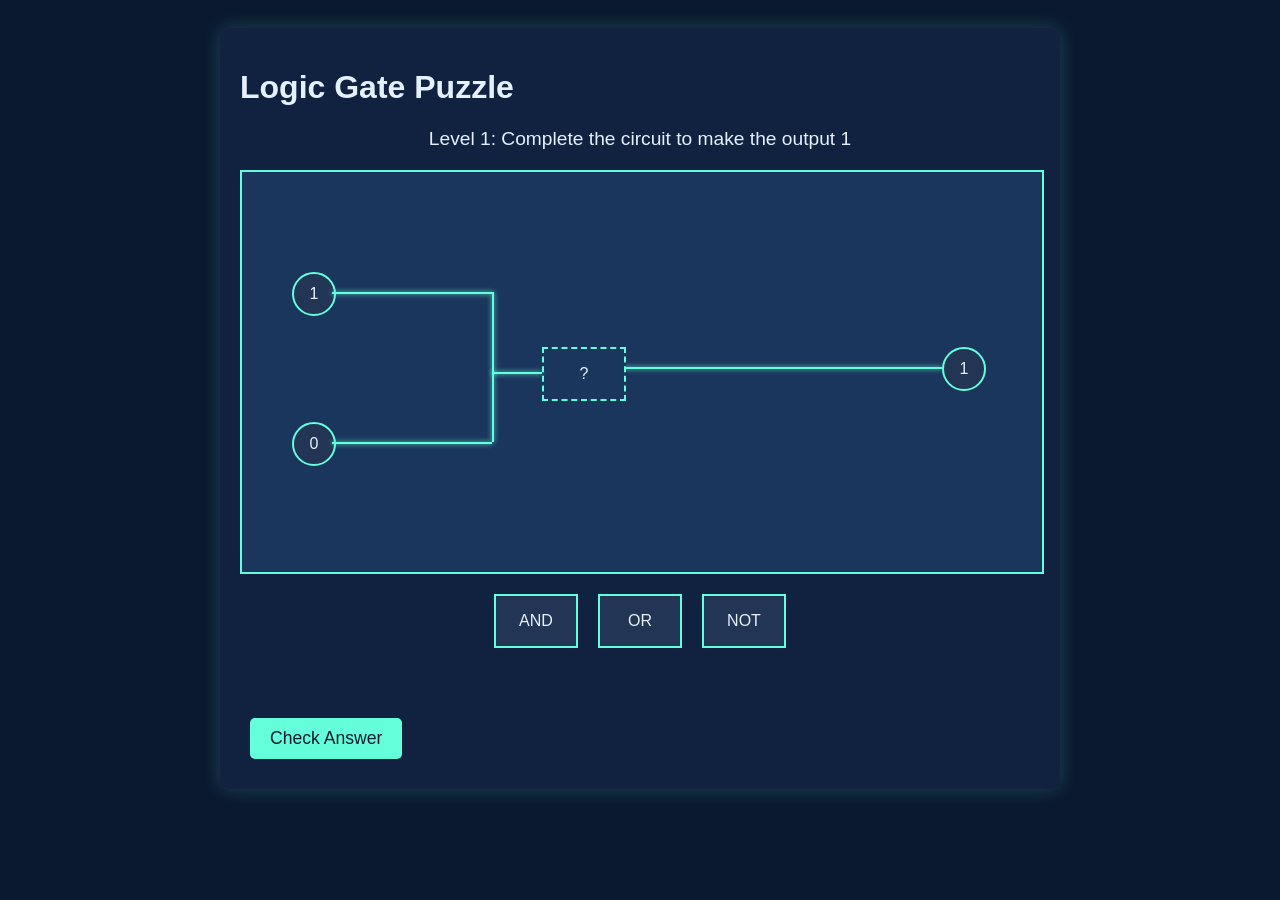
<file: CodeLearn/gate.html>
<!DOCTYPE html>
<html lang="en">
<head>
    <meta charset="UTF-8">
    <meta name="viewport" content="width=device-width, initial-scale=1.0">
    <title>Logic Gate Game</title>
    <style>
        body {
            font-family: Arial, sans-serif;
            display: flex;
            flex-direction: column;
            align-items: center;
            background-color: #0a192f; /* Dark navy blue background */
            color: #e6f1ff; /* Bright white text */
        }

        #game-container {
            width: 800px;
            margin: 20px;
            padding: 20px;
            background-color: #112240; /* Slightly lighter navy blue */
            border-radius: 10px;
            box-shadow: 0 0 20px rgba(100, 255, 218, 0.2);
            color: #e6f1ff;
        }

        #circuit-board {
            width: 100%;
            height: 400px;
            border: 2px solid #64ffda; /* Neon green border */
            position: relative;
            margin: 20px 0;
            background-color: #1a365d; /* Deep navy blue */
        }

        .gate-options {
            display: flex;
            justify-content: center;
            gap: 20px;
            margin: 20px 0;
        }

        .gate {
            width: 80px;
            height: 50px;
            border: 2px solid #64ffda; /* Neon green border */
            display: flex;
            justify-content: center;
            align-items: center;
            cursor: move;
            background-color: #233554; /* Medium navy blue */
            color: #e6f1ff;
            user-select: none;
            transition: all 0.3s ease;
        }

        .gate:hover {
            box-shadow: 0 0 10px #64ffda; /* Neon green glow on hover */
        }

        .gate.draggable {
            cursor: move;
        }

        .gate.empty {
            border: 2px dashed #64ffda;
            background-color: #1a365d;
        }

        .input, .output {
            width: 40px;
            height: 40px;
            border: 2px solid #64ffda;
            display: flex;
            justify-content: center;
            align-items: center;
            position: absolute;
            background-color: #233554;
            color: #e6f1ff;
            border-radius: 50%;
        }

        .wire-horizontal {
            position: absolute;
            background-color: #64ffda; /* Neon green wires */
            height: 2px;
            box-shadow: 0 0 5px #64ffda;
        }

        .wire-vertical {
            position: absolute;
            background-color: #64ffda; /* Neon green wires */
            width: 2px;
            box-shadow: 0 0 5px #64ffda;
        }

        #message {
            margin: 20px 0;
            padding: 10px;
            border-radius: 5px;
            text-align: center;
            font-weight: bold;
        }

        .correct {
            background-color: #64ffda; /* Neon green for correct */
            color: #0a192f;
        }

        .incorrect {
            background-color: #ff6b6b; /* Neon red for incorrect */
            color: #e6f1ff;
        }

        #level-info {
            text-align: center;
            margin: 10px 0;
            font-size: 1.2em;
            color: #e6f1ff;
        }

        #check-button, #next-button, #play-again {
            padding: 10px 20px;
            font-size: 1.1em;
            cursor: pointer;
            background-color: #64ffda;
            color: #0a192f;
            border: none;
            border-radius: 5px;
            margin: 10px;
            transition: all 0.3s ease;
        }

        #check-button:hover, #next-button:hover, #play-again:hover {
            box-shadow: 0 0 15px #64ffda;
            transform: translateY(-2px);
        }

        #check-button:disabled, #next-button:disabled {
            background-color: #233554;
            color: #8892b0;
            cursor: not-allowed;
            box-shadow: none;
            transform: none;
        }

        .hidden {
            display: none;
        }
    </style>
</head>
<body>
    <div id="game-container">
        <h1>Logic Gate Puzzle</h1>
        <div id="level-info">Level 1</div>
        <div id="circuit-board"></div>
        <div class="gate-options" id="gate-options"></div>
        <div id="message"></div>
        <button id="check-button">Check Answer</button>
        <button id="next-button" class="hidden">Next Level</button>
        <button id="play-again" class="hidden">Play Again</button>
    </div>

    <script>
        const levels = [
            {
                inputs: [{value: 1, x: 50, y: 100}, {value: 0, x: 50, y: 250}],
                output: {value: 1, x: 700, y: 175},
                emptyGate: {x: 300, y: 175},
                options: ['AND', 'OR', 'NOT'],
                correct: 'OR',
                description: 'Complete the circuit to make the output 1'
            },
            {
                inputs: [{value: 1, x: 50, y: 100}, {value: 1, x: 50, y: 250}],
                output: {value: 1, x: 700, y: 175},
                emptyGate: {x: 300, y: 175},
                options: ['AND', 'OR', 'NOT'],
                correct: 'AND',
                description: 'Make the output 1 when both inputs are 1'
            },
            {
                inputs: [{value: 1, x: 50, y: 175}],
                output: {value: 0, x: 700, y: 175},
                emptyGate: {x: 300, y: 175},
                options: ['AND', 'OR', 'NOT'],
                correct: 'NOT',
                description: 'Invert the input signal'
            },
            {
                inputs: [{value: 1, x: 50, y: 100}, {value: 0, x: 50, y: 250}],
                output: {value: 0, x: 700, y: 175},
                emptyGate: {x: 300, y: 175},
                options: ['NAND', 'NOR', 'XOR'],
                correct: 'NAND',
                description: 'Output should be 0 when at least one input is 0'
            },
            {
                inputs: [{value: 1, x: 50, y: 100}, {value: 1, x: 50, y: 250}],
                output: {value: 0, x: 700, y: 175},
                emptyGate: {x: 300, y: 175},
                options: ['NAND', 'NOR', 'XOR'],
                correct: 'NOR',
                description: 'Output should be 0 when any input is 1'
            },
            {
                inputs: [{value: 1, x: 50, y: 100}, {value: 0, x: 50, y: 250}],
                output: {value: 1, x: 700, y: 175},
                emptyGate: {x: 300, y: 175},
                options: ['NAND', 'NOR', 'XOR'],
                correct: 'XOR',
                description: 'Output should be 1 when inputs are different'
            },
            {
                inputs: [{value: 1, x: 50, y: 100}, {value: 0, x: 50, y: 175}, {value: 1, x: 50, y: 250}],
                output: {value: 1, x: 700, y: 175},
                emptyGate: {x: 300, y: 175},
                options: ['AND', 'OR', 'XOR'],
                correct: 'OR',
                description: 'Output should be 1 when at least one input is 1'
            },
            {
                inputs: [{value: 1, x: 50, y: 100}, {value: 0, x: 50, y: 175}, {value: 1, x: 50, y: 250}],
                output: {value: 0, x: 700, y: 175},
                emptyGate: {x: 300, y: 175},
                options: ['AND', 'NAND', 'NOR'],
                correct: 'AND',
                description: 'Output should be 0 when any input is 0'
            }
        ];

        let currentLevel = 0;
        let selectedGate = null;

        function initializeLevel(level) {
            const circuitBoard = document.getElementById('circuit-board');
            const gateOptions = document.getElementById('gate-options');
            const levelInfo = document.getElementById('level-info');

            // Clear previous level
            circuitBoard.innerHTML = '';
            gateOptions.innerHTML = '';
            document.getElementById('message').innerHTML = '';
            document.getElementById('message').className = '';

            // Set level info
            levelInfo.textContent = `Level ${currentLevel + 1}: ${level.description}`;

            // Add inputs
            level.inputs.forEach(input => {
                const inputElement = document.createElement('div');
                inputElement.className = 'input';
                inputElement.textContent = input.value;
                inputElement.style.left = input.x + 'px';
                inputElement.style.top = input.y + 'px';
                circuitBoard.appendChild(inputElement);

                // Add horizontal wire from input to vertical connection point
                const horizontalWire = document.createElement('div');
                horizontalWire.className = 'wire-horizontal';
                horizontalWire.style.left = (input.x + 40) + 'px';
                horizontalWire.style.top = (input.y + 20) + 'px';
                horizontalWire.style.width = (level.emptyGate.x - 50 - input.x - 40) + 'px';
                circuitBoard.appendChild(horizontalWire);

                // Add vertical wire to connect to gate
                const verticalWire = document.createElement('div');
                verticalWire.className = 'wire-vertical';
                verticalWire.style.left = (level.emptyGate.x - 50) + 'px';
                verticalWire.style.top = Math.min(input.y + 20, level.emptyGate.y + 25) + 'px';
                verticalWire.style.height = Math.abs(input.y + 20 - (level.emptyGate.y + 25)) + 'px';
                circuitBoard.appendChild(verticalWire);
            });

            // Add output
            const outputElement = document.createElement('div');
            outputElement.className = 'output';
            outputElement.textContent = level.output.value;
            outputElement.style.left = level.output.x + 'px';
            outputElement.style.top = level.output.y + 'px';
            circuitBoard.appendChild(outputElement);

            // Add horizontal wire from gate to output
            const outputWire = document.createElement('div');
            outputWire.className = 'wire-horizontal';
            outputWire.style.left = (level.emptyGate.x + 80) + 'px';
            outputWire.style.top = (level.output.y + 20) + 'px';
            outputWire.style.width = (level.output.x - level.emptyGate.x - 80) + 'px';
            circuitBoard.appendChild(outputWire);

            // Add empty gate placeholder
            const emptyGate = document.createElement('div');
            emptyGate.className = 'gate empty';
            emptyGate.style.position = 'absolute';
            emptyGate.style.left = level.emptyGate.x + 'px';
            emptyGate.style.top = level.emptyGate.y + 'px';
            emptyGate.textContent = '?';
            circuitBoard.appendChild(emptyGate);

            // Add vertical wire from connection point to gate
            const gateVerticalWire = document.createElement('div');
            gateVerticalWire.className = 'wire-vertical';
            gateVerticalWire.style.left = (level.emptyGate.x - 50) + 'px';
            gateVerticalWire.style.top = (level.emptyGate.y + 25) + 'px';
            gateVerticalWire.style.height = '2px';
            circuitBoard.appendChild(gateVerticalWire);

            // Add horizontal wire to connect vertical wires to gate
            const gateHorizontalWire = document.createElement('div');
            gateHorizontalWire.className = 'wire-horizontal';
            gateHorizontalWire.style.left = (level.emptyGate.x - 50) + 'px';
            gateHorizontalWire.style.top = (level.emptyGate.y + 25) + 'px';
            gateHorizontalWire.style.width = '50px';
            circuitBoard.appendChild(gateHorizontalWire);

            // Add gate options
            level.options.forEach(option => {
                const gate = document.createElement('div');
                gate.className = 'gate draggable';
                gate.textContent = option;
                gate.draggable = true;
                gate.addEventListener('dragstart', handleDragStart);
                gateOptions.appendChild(gate);
            });

            // Add drop zone event listeners
            emptyGate.addEventListener('dragover', handleDragOver);
            emptyGate.addEventListener('drop', handleDrop);
        }

        function handleDragStart(e) {
            selectedGate = e.target.textContent;
            e.dataTransfer.setData('text/plain', e.target.textContent);
        }

        function handleDragOver(e) {
            e.preventDefault();
        }

        function handleDrop(e) {
            e.preventDefault();
            const gate = e.dataTransfer.getData('text/plain');
            e.target.textContent = gate;
            e.target.className = 'gate';
            e.target.style.position = 'absolute';
        }

        function checkAnswer() {
            const emptyGate = document.querySelector('.gate:not(.draggable)');
            const message = document.getElementById('message');
            const nextButton = document.getElementById('next-button');
            const checkButton = document.getElementById('check-button');
            const playAgainButton = document.getElementById('play-again');

            if (emptyGate.textContent === levels[currentLevel].correct) {
                message.textContent = 'Correct! Well done!';
                message.className = 'correct';
                checkButton.disabled = true;

                if (currentLevel < levels.length - 1) {
                    nextButton.classList.remove('hidden');
                } else {
                    message.textContent = 'Congratulations! You\'ve completed all levels!';
                    playAgainButton.classList.remove('hidden');
                }
            } else {
                message.textContent = 'Incorrect. Try again!';
                message.className = 'incorrect';
                emptyGate.textContent = '?';
                emptyGate.className = 'gate empty';
            }
        }

        function nextLevel() {
            currentLevel++;
            document.getElementById('next-button').classList.add('hidden');
            document.getElementById('check-button').disabled = false;
            initializeLevel(levels[currentLevel]);
        }

        function playAgain() {
            currentLevel = 0;
            document.getElementById('play-again').classList.add('hidden');
            document.getElementById('check-button').disabled = false;
            initializeLevel(levels[currentLevel]);
        }

        // Initialize game
        document.getElementById('check-button').addEventListener('click', checkAnswer);
        document.getElementById('next-button').addEventListener('click', nextLevel);
        document.getElementById('play-again').addEventListener('click', playAgain);
        initializeLevel(levels[currentLevel]);
    </script>
</body>
</html>
</file>
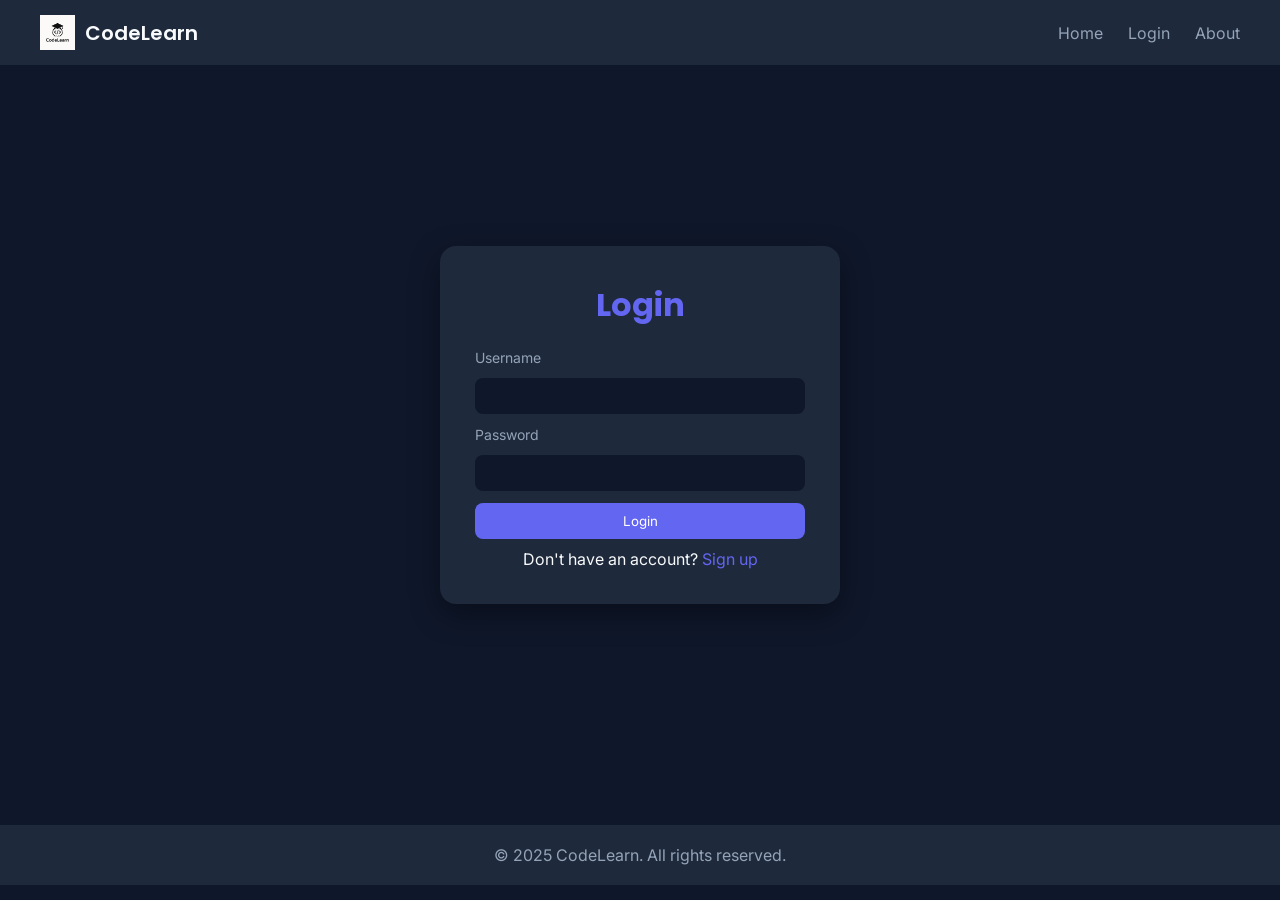
<file: CodeLearn/login.html>
<!DOCTYPE html>
<html lang="en">
<head>
<meta charset="UTF-8">
<meta name="viewport" content="width=device-width, initial-scale=1.0">
<title>CodeLearn - Login</title>

<!-- Fonts -->
<link href="https://fonts.googleapis.com/css2?family=Poppins:wght@400;600&family=Inter:wght@300;400&display=swap" rel="stylesheet">

<style>
* {
  margin: 0;
  padding: 0;
  box-sizing: border-box;
  font-family: 'Inter', sans-serif;
}

body {
  background-color: #0F172A;
  color: #F8FAFC;
}

/* HEADER */
.toolbar {
  display: flex;
  justify-content: space-between;
  align-items: center;
  padding: 15px 40px;
  background-color: #1E293B;
}

.logo {
  display: flex;
  align-items: center;
  gap: 10px;
}

.logo img {
  width: 35px;
}

.logo span {
  font-family: 'Poppins', sans-serif;
  font-size: 20px;
  font-weight: 600;
}

nav ul {
  list-style: none;
  display: flex;
}

nav ul li a {
  color: #94A3B8;
  margin-left: 25px;
  text-decoration: none;
  transition: 0.3s;
}

nav ul li a:hover {
  color: #6366F1;
}

/* MAIN */
main {
  display: flex;
  justify-content: center;
  align-items: center;
  min-height: 80vh;
}

/* CARD */
.card {
  background-color: #1E293B;
  padding: 35px;
  border-radius: 16px;
  width: 100%;
  max-width: 400px;
  box-shadow: 0 10px 30px rgba(0,0,0,0.4);
}

/* HEADINGS */
h1 {
  font-family: 'Poppins', sans-serif;
  text-align: center;
  color: #6366F1;
  margin-bottom: 20px;
}

/* FORM */
form {
  display: flex;
  flex-direction: column;
  gap: 12px;
}

label {
  font-size: 14px;
  color: #94A3B8;
}

input {
  padding: 10px;
  border-radius: 8px;
  border: none;
  background-color: #0F172A;
  color: #F8FAFC;
}

input:focus {
  outline: 2px solid #6366F1;
}

/* BUTTON */
button {
  background-color: #6366F1;
  color: white;
  padding: 10px;
  border: none;
  border-radius: 8px;
  cursor: pointer;
  transition: 0.3s;
}

button:hover {
  background-color: #4F46E5;
}

/* TEXT */
.message {
  text-align: center;
  margin-top: 10px;
}

.error { color: #EF4444; }
.success { color: #22C55E; }

.switch-form {
  text-align: center;
  margin-top: 10px;
}

.switch-form a {
  color: #6366F1;
  text-decoration: none;
}

/* PROFILE */
#profileSection {
  text-align: center;
}

#profileAvatar {
  width: 100px;
  height: 100px;
  border-radius: 50%;
  margin: 15px 0;
}

/* FOOTER */
footer {
  text-align: center;
  padding: 20px;
  background-color: #1E293B;
  color: #94A3B8;
  margin-top: 40px;
}
</style>
</head>

<body>

<header class="toolbar">
  <div class="logo">
    <img src="logo.png">
    <span>CodeLearn</span>
  </div>
  <nav>
    <ul>
      <li><a href="index.html">Home</a></li>
      <li><a href="login.html">Login</a></li>
      <li><a href="about.html">About</a></li>
    </ul>
  </nav>
</header>

<main>

<div class="card">

<!-- PROFILE -->
<div id="profileSection" style="display:none;">
  <h1>Welcome 👋</h1>
  <h2 id="profileUsername"></h2>
  <img id="profileAvatar" src="avatar1.png">
  <button onclick="handleLogout()">Logout</button>

  <h3 style="margin-top:20px;">Choose Avatar</h3>
  <div style="display:flex; justify-content:center; gap:10px; margin-top:10px;">
    <img src="avatar1.png" onclick="changeAvatar('avatar1.png')" style="width:50px;border-radius:50%;cursor:pointer;">
    <img src="avatar2.png" onclick="changeAvatar('avatar2.png')" style="width:50px;border-radius:50%;cursor:pointer;">
    <img src="avatar3.png" onclick="changeAvatar('avatar3.png')" style="width:50px;border-radius:50%;cursor:pointer;">
  </div>
</div>

<!-- LOGIN -->
<div id="loginForm">
  <h1>Login</h1>
  <form onsubmit="return handleLogin(event)">
    <label>Username</label>
    <input type="text" id="username" required>

    <label>Password</label>
    <input type="password" id="password" required>

    <button type="submit">Login</button>
  </form>
  <p class="message" id="loginMessage"></p>

  <div class="switch-form">
    <p>Don't have an account? <a href="#" onclick="toggleForms()">Sign up</a></p>
  </div>
</div>

<!-- SIGNUP -->
<div id="signupForm" style="display:none;">
  <h1>Sign Up</h1>
  <form onsubmit="return handleSignup(event)">
    <label>Username</label>
    <input type="text" id="newUsername" required>

    <label>Password</label>
    <input type="password" id="newPassword" required>

    <label>Confirm Password</label>
    <input type="password" id="confirmPassword" required>

    <button type="submit">Sign Up</button>
  </form>
  <p class="message" id="signupMessage"></p>

  <div class="switch-form">
    <p>Already have an account? <a href="#" onclick="toggleForms()">Login</a></p>
  </div>
</div>

</div>
</main>

<footer>
  <p>&copy; 2025 CodeLearn. All rights reserved.</p>
</footer>

<script>
function toggleForms() {
  const login = document.getElementById('loginForm');
  const signup = document.getElementById('signupForm');
  login.style.display = login.style.display === 'none' ? 'block' : 'none';
  signup.style.display = signup.style.display === 'none' ? 'block' : 'none';
}

/* KEEP YOUR EXISTING JS (NO CHANGE NEEDED BELOW) */
</script>

</body>
</html>
</file>
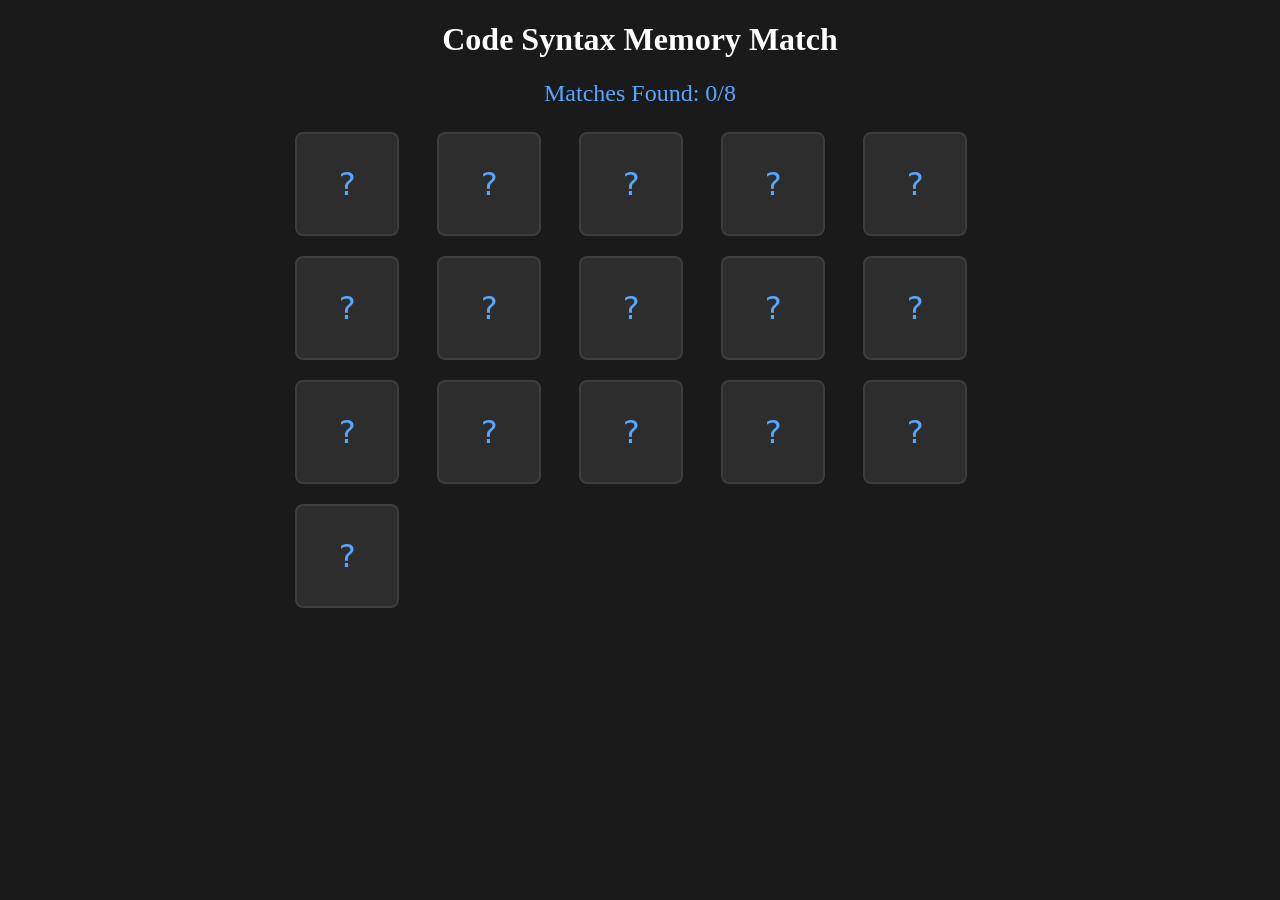
<file: CodeLearn/MemoryGame.html>
<!DOCTYPE html>
<html>
<head>
    <title>Code Syntax Memory Game</title>
    <style>
        .card {
            width: 100px;
            height: 100px;
            background: #2d2d2d;
            display: flex;
            flex-direction: column;
            align-items: center;
            justify-content: center;
            margin: 5px;
            cursor: pointer;
            border-radius: 8px;
            font-family: 'Fira Code', monospace;
            transition: all 0.3s ease;
            border: 2px solid #3d3d3d;
            position: relative;
            overflow: hidden;
        }

        .card::before {
            content: "?";
            position: absolute;
            font-size: 2em;
            color: #58a6ff;
            transition: opacity 0.3s;
        }

        .card.revealed::before {
            opacity: 0;
        }

        .symbol {
            font-size: 1.8em;
            margin-bottom: 5px;
            opacity: 0;
            transition: opacity 0.3s;
        }

        .name {
            font-size: 0.7em;
            text-align: center;
            padding: 0 5px;
            opacity: 0;
            transition: opacity 0.3s;
            color: #d4d4d4;
        }

        .revealed .symbol,
        .revealed .name {
            opacity: 1;
        }

        #game-board {
            max-width: 700px;
            margin: 20px auto;
            display: grid;
            grid-template-columns: repeat(5, 1fr);
            gap: 10px;
        }

        #score {
            text-align: center;
            font-size: 24px;
            margin: 20px;
            color: #58a6ff;
        }

        #congratulations {
            text-align: center;
            margin-top: 20px;
            font-size: 20px;
            color: #4CAF50;
        }

        #play-again {
            display: block;
            text-align: center;
            margin-top: 10px;
            font-size: 18px;
            color: #58a6ff;
            cursor: pointer;
            text-decoration: underline;
        }

        body {
            background: #1a1a1a;
            color: white;
        }
    </style>
</head>
<body>
    <center><h1>Code Syntax Memory Match</h1></center>
    <div id="score">Matches Found: <span id="matchCount">0</span>/8</div>
    <div id="game-board"></div>
    <div id="congratulations"></div>
    <div id="play-again" onclick="playAgain()" style="display: none;">Play Again</div>

    <script>
        const codeConcepts = [
            { 
                symbol: "{}",
                name: "Curly Braces",
                color: "#FFD700",
                usage: "Object/Block Delimiters"
            },
            { 
                symbol: "()",
                name: "Parentheses",
                color: "#FFA500",
                usage: "Function Calls"
            },
            { 
                symbol: "[]",
                name: "Brackets",
                color: "#4EC9B0",
                usage: "Array Access"
            },
            { 
                symbol: "<>",
                name: "Angle Brackets",
                color: "#569CD6",
                usage: "Generics/JSX"
            },
            { 
                symbol: "\"\"",
                name: "Quotation Marks",
                color: "#CE9178",
                usage: "String Delimiters"
            },
            { 
                symbol: ";",
                name: "Semicolon",
                color: "#9CDCFE",
                usage: "Statement Terminator"
            },
            { 
                symbol: "//",
                name: "Double Slash",
                color: "#6A9955",
                usage: "Single-line Comment"
            },
            { 
                symbol: "=>",
                name: "Arrow",
                color: "#C586C0",
                usage: "Arrow Function"
            }
        ];

        const cards = [...codeConcepts, ...codeConcepts];
        let flippedCards = [];
        let matchesFound = 0;

        // Shuffle cards
        cards.sort(() => Math.random() - 0.5);

        // Create game board
        const gameBoard = document.getElementById("game-board");
        cards.forEach((concept, index) => {
            const card = document.createElement("div");
            card.className = "card";
            card.dataset.symbol = concept.symbol;
            
            // Add symbol element
            const symbol = document.createElement("div");
            symbol.className = "symbol";
            symbol.textContent = concept.symbol;
            symbol.style.color = concept.color;
            
            // Add name element
            const name = document.createElement("div");
            name.className = "name";
            name.textContent = concept.name;
            
            // Add usage element
            const usage = document.createElement("div");
            usage.className = "usage";
            usage.textContent = concept.usage;
            usage.style.display = "none"; // Hidden until matched
            
            card.appendChild(symbol);
            card.appendChild(name);
            card.appendChild(usage);
            card.addEventListener("click", () => flipCard(card, concept));
            gameBoard.appendChild(card);
        });

        function flipCard(card, concept) {
            if (flippedCards.length < 2 && !flippedCards.includes(card)) {
                card.classList.add("revealed");
                flippedCards.push(card);

                if (flippedCards.length === 2) {
                    setTimeout(() => checkMatch(card, concept), 800);
                }
            }
        }

        function checkMatch() {
            const [card1, card2] = flippedCards;
            
            if (card1.dataset.symbol === card2.dataset.symbol) {
                // Show usage information on matched cards
                card1.querySelector(".usage").style.display = "block";
                card2.querySelector(".usage").style.display = "block";
                
                card1.style.borderColor = "#4CAF50";
                card2.style.borderColor = "#4CAF50";
                matchesFound++;
                document.getElementById('matchCount').textContent = matchesFound;
                checkGameOver();
            } else {
                card1.classList.remove("revealed");
                card2.classList.remove("revealed");
            }
            flippedCards = [];
        }

        function checkGameOver() {
            if (matchesFound === codeConcepts.length) {
                setTimeout(() => {
                    const congratulations = document.getElementById('congratulations');
                    const playAgain = document.getElementById('play-again');
                    congratulations.textContent = "🏆 Perfect Match! You've mastered code syntax!";
                    playAgain.style.display = "block";
                }, 100);
            }
        }

        function playAgain() {
            location.reload();
        }
    </script>
</body>
</html>
</file>
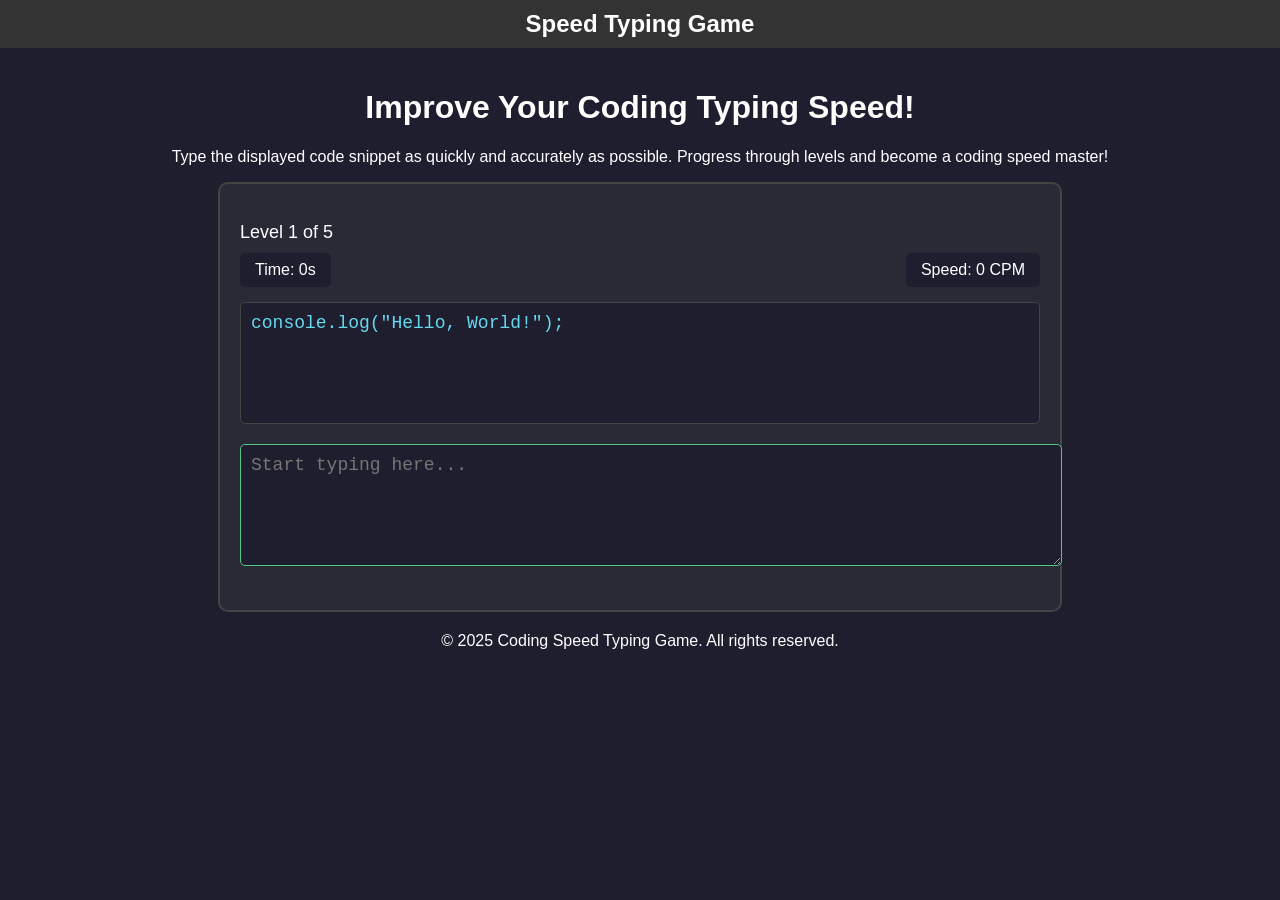
<file: CodeLearn/speedtyping.html>
<!DOCTYPE html>
<html lang="en">
<head>
    <meta charset="UTF-8">
    <meta name="viewport" content="width=device-width, initial-scale=1.0">
    <title>Speed Typing Game</title>
    <style>
        body {
            font-family: Arial, sans-serif;
            background-color: #1e1e2f;
            color: white;
            margin: 0;
            padding: 0;
            text-align: center;
        }

        header {
            background-color: #333;
            padding: 10px;
            font-size: 24px;
            font-weight: bold;
        }

        main {
            padding: 20px;
        }

        .game-container {
            margin: 0 auto;
            width: 90%;
            max-width: 800px;
            background-color: #282a36;
            padding: 20px;
            border-radius: 10px;
            border: 2px solid #444;
            text-align: left;
        }

        .level-info {
            font-size: 18px;
            margin-bottom: 10px;
        }

        .stats {
            display: flex;
            justify-content: space-between;
            margin-bottom: 15px;
        }

        .stat {
            background-color: #1e1e2f;
            padding: 8px 15px;
            border-radius: 5px;
            font-size: 16px;
        }

        .code-display {
            background-color: #1e1e2f;
            color: #66d9ef;
            font-family: "Courier New", Courier, monospace;
            font-size: 18px;
            padding: 10px;
            border: 1px solid #444;
            border-radius: 5px;
            margin-bottom: 20px;
            white-space: pre;
            word-wrap: break-word;
            min-height: 100px;
        }

        .code-input {
            width: 100%;
            padding: 10px;
            font-size: 18px;
            font-family: "Courier New", Courier, monospace;
            border: 1px solid #5cdb95;
            border-radius: 5px;
            background-color: #1e1e2f;
            color: white;
        }

        .code-input:focus {
            outline: none;
            border-color: #53c683;
        }

        .message {
            font-size: 18px;
            margin-top: 20px;
        }

        .success {
            color: #5cdb95;
        }

        .error {
            color: #ff6f61;
        }

        .play-again {
            margin-top: 20px;
            padding: 10px 20px;
            font-size: 16px;
            background-color: #5cdb95;
            border: none;
            border-radius: 5px;
            cursor: pointer;
            color: #1e1e2f;
            transition: background 0.3s;
        }

        .play-again:hover {
            background-color: #53c683;
        }

        .congratulations-container {
            display: none;
            margin: 0 auto;
            width: 90%;
            max-width: 600px;
            background-color: #282a36;
            padding: 30px;
            border-radius: 10px;
            border: 2px solid #5cdb95;
        }

        .final-stats {
            margin: 20px 0;
            padding: 15px;
            background-color: #1e1e2f;
            border-radius: 5px;
        }

        .final-stat {
            margin: 10px 0;
            font-size: 18px;
        }
    </style>
</head>
<body>
    <header>Speed Typing Game</header>
    <main>
        <h1>Improve Your Coding Typing Speed!</h1>
        <p>Type the displayed code snippet as quickly and accurately as possible. Progress through levels and become a coding speed master!</p>
        <div class="game-container" id="game-container">
            <p class="level-info" id="level-info">Level 1</p>
            <div class="stats">
                <div class="stat">Time: <span id="time">0</span>s</div>
                <div class="stat">Speed: <span id="speed">0</span> CPM</div>
            </div>
            <div class="code-display" id="code-display"></div>
            <textarea class="code-input" id="code-input" placeholder="Start typing here..." rows="5"></textarea>
            <p class="message" id="message"></p>
        </div>
        <div class="congratulations-container" id="congratulations">
            <h2 class="success">🎉 Congratulations! 🎉</h2>
            <p>You've completed all levels!</p>
            <div class="final-stats">
                <div class="final-stat">Total Levels Completed: <span id="total-levels">5</span></div>
                <div class="final-stat">Average Typing Speed: <span id="avg-speed">0</span> CPM</div>
                <div class="final-stat">Total Time: <span id="total-time">0</span>s</div>
            </div>
            <button class="play-again" onclick="startGame()">Play Again</button>
        </div>
    </main>
    <footer>&copy; 2025 Coding Speed Typing Game. All rights reserved.</footer>

    <script>
        // Code snippets for each level
        const levels = [
            `console.log("Hello, World!");`,
            `function add(a, b) {\n    return a + b;\n}`,
            `if (x > 0) {\n    console.log("Positive number");\n} else {\n    console.log("Non-positive number");\n}`,
            `<html>\n    <head>\n        <title>My Web Page</title>\n    </head>\n    <body>\n        <h1>Welcome!</h1>\n    </body>\n</html>`,
            `SELECT * FROM users WHERE active = 1;`
        ];

        let currentLevel = 0;
        let startTime;
        let timerInterval;
        let levelStartTime;
        let levelTimes = [];
        let levelSpeeds = [];

        // Function to start or reset the game
        function startGame() {
            currentLevel = 0;
            levelTimes = [];
            levelSpeeds = [];
            document.getElementById("congratulations").style.display = "none";
            document.getElementById("game-container").style.display = "block";
            startTimer();
            loadLevel();
        }

        // Function to start the timer
        function startTimer() {
            startTime = new Date();
            clearInterval(timerInterval);
            timerInterval = setInterval(updateTimer, 1000);
        }

        // Function to update the timer display
        function updateTimer() {
            const currentTime = new Date();
            const elapsedTime = Math.floor((currentTime - startTime) / 1000);
            document.getElementById("time").textContent = elapsedTime;
        }

        // Function to calculate typing speed (characters per minute)
        function calculateTypingSpeed(startTime, textLength) {
            const endTime = new Date();
            const timeInSeconds = (endTime - startTime) / 1000;
            const timeInMinutes = timeInSeconds / 60;
            const cpm = Math.round(textLength / timeInMinutes);
            return cpm;
        }

        // Function to load the current level
        function loadLevel() {
            const codeDisplay = document.getElementById("code-display");
            const levelInfo = document.getElementById("level-info");
            const codeInput = document.getElementById("code-input");
            const message = document.getElementById("message");

            // Update the code snippet and level info
            codeDisplay.textContent = levels[currentLevel];
            levelInfo.textContent = `Level ${currentLevel + 1} of ${levels.length}`;
            codeInput.value = "";
            codeInput.focus();
            message.textContent = "";
            
            // Reset speed display
            document.getElementById("speed").textContent = "0";
            
            // Record level start time
            levelStartTime = new Date();
        }

        // Function to check the player's input
        function checkInput() {
            const codeInput = document.getElementById("code-input");
            const message = document.getElementById("message");
            const currentText = codeInput.value.trim();
            const targetText = levels[currentLevel];

            // Update typing speed in real-time
            if (currentText.length > 0) {
                const timeElapsed = (new Date() - levelStartTime) / 1000 / 60; // in minutes
                const currentSpeed = Math.round(currentText.length / timeElapsed);
                document.getElementById("speed").textContent = currentSpeed;
            }

            if (currentText === targetText) {
                // Calculate level completion stats
                const levelTime = (new Date() - levelStartTime) / 1000;
                const levelSpeed = calculateTypingSpeed(levelStartTime, targetText.length);
                
                levelTimes.push(levelTime);
                levelSpeeds.push(levelSpeed);

                currentLevel++;
                if (currentLevel < levels.length) {
                    message.textContent = `Great job! Completed in ${levelTime.toFixed(1)}s (${levelSpeed} CPM)`;
                    message.className = "message success";
                    setTimeout(loadLevel, 1500); // Load the next level after a short delay
                } else {
                    // If all levels are completed
                    clearInterval(timerInterval);
                    const totalTime = Math.round((new Date() - startTime) / 1000);
                    const avgSpeed = Math.round(levelSpeeds.reduce((a, b) => a + b, 0) / levelSpeeds.length);
                    
                    document.getElementById("game-container").style.display = "none";
                    document.getElementById("congratulations").style.display = "block";
                    document.getElementById("total-levels").textContent = levels.length;
                    document.getElementById("avg-speed").textContent = avgSpeed;
                    document.getElementById("total-time").textContent = totalTime;
                }
            } else if (targetText.startsWith(currentText)) {
                // If the input is correct so far
                message.textContent = "";
            } else {
                // If there's a mistake
                message.textContent = "Oops! There's a mistake. Keep trying!";
                message.className = "message error";
            }
        }

        // Event listener for input
        document.getElementById("code-input").addEventListener("input", checkInput);

        // Start the game on page load
        window.onload = startGame;
    </script>
</body>
</html>
</file>
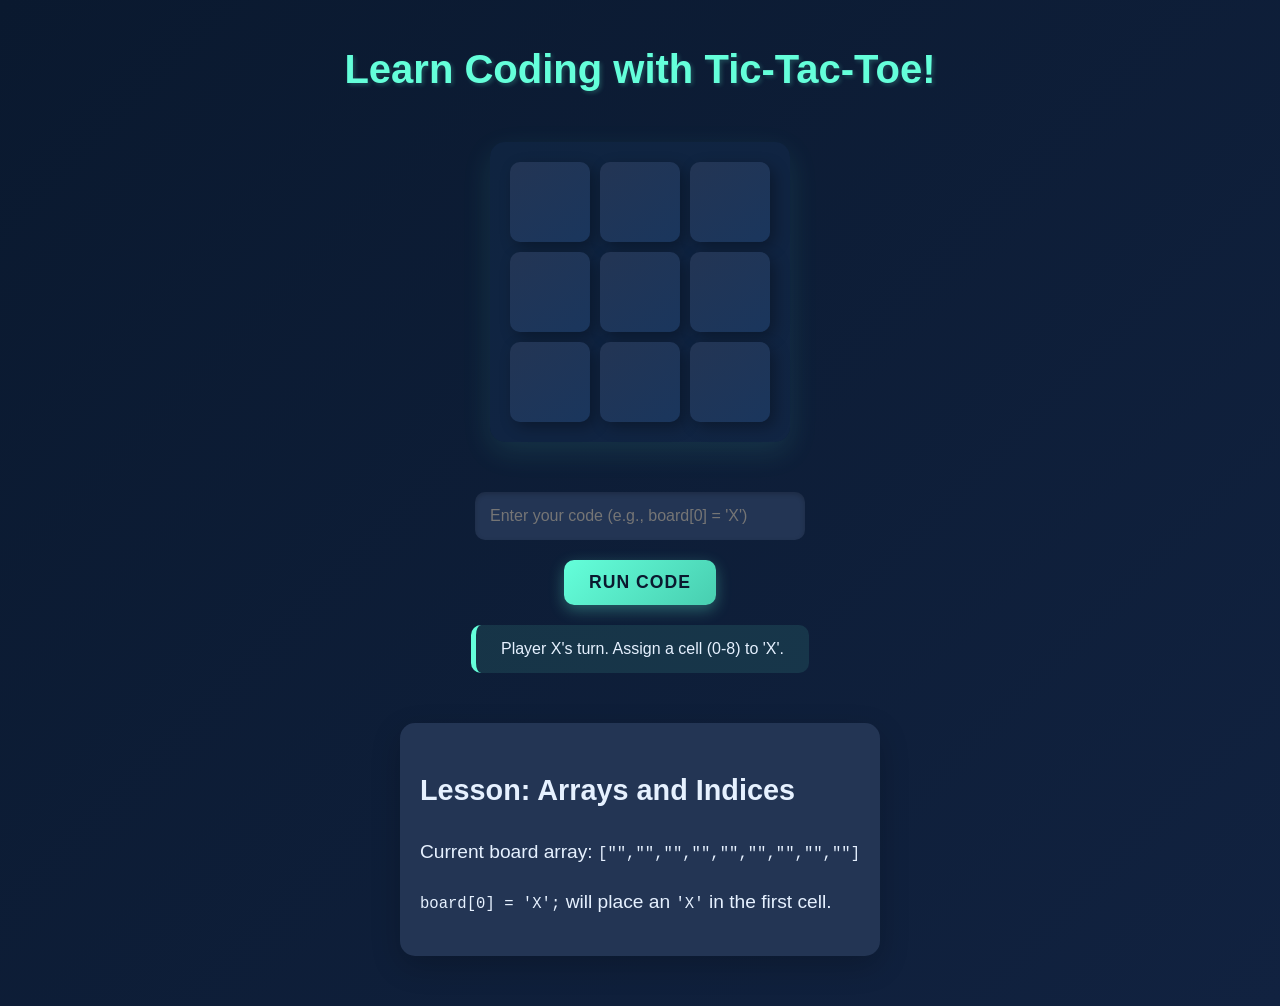
<file: CodeLearn/tictactoe.html>
<!DOCTYPE html>
<html>
<head>
  <title>Learn Coding with Tic-Tac-Toe</title>
  <style>
    body {
      font-family: 'Segoe UI', Tahoma, Geneva, Verdana, sans-serif;
      max-width: 800px;
      margin: 0 auto;
      padding: 20px;
      background: linear-gradient(135deg, #0a192f 0%, #112240 100%);
      min-height: 100vh;
      display: flex;
      flex-direction: column;
      align-items: center;
      justify-content: center;
    }

    h1 {
      color: #64ffda;
      text-align: center;
      font-size: 2.5em;
      margin-bottom: 20px;
      text-shadow: 2px 2px 4px rgba(100, 255, 218, 0.2);
    }

    #board {
      display: grid;
      grid-template-columns: repeat(3, 80px);
      gap: 10px;
      margin: 30px auto;
      padding: 20px;
      align-items: center;
      justify-content: center;
      background: rgba(26, 54, 93, 0.3);
      border-radius: 15px;
      box-shadow: 0 10px 30px rgba(100, 255, 218, 0.1);
    }

    .cell {
      width: 80px;
      height: 80px;
      border: none;
      border-radius: 10px;
      display: flex;
      justify-content: center;
      align-items: center;
      font-size: 32px;
      font-weight: bold;
      cursor: pointer;
      background: linear-gradient(145deg, #233554, #1a365d);
      box-shadow: 5px 5px 15px rgba(0, 0, 0, 0.3);
      transition: all 0.3s ease;
      color: #64ffda;
    }

    .cell:hover {
      transform: scale(1.05);
      box-shadow: 0 0 20px rgba(100, 255, 218, 0.3);
    }

    #code-input {
      width: 300px;
      padding: 15px;
      margin: 20px 0;
      border: none;
      border-radius: 10px;
      font-size: 16px;
      background: #233554;
      color: #e6f1ff;
      box-shadow: inset 0 2px 5px rgba(0, 0, 0, 0.2);
      transition: all 0.3s ease;
    }

    #code-input:focus {
      outline: none;
      box-shadow: inset 0 2px 5px rgba(0, 0, 0, 0.2), 0 0 0 3px rgba(100, 255, 218, 0.3);
    }

    button {
      padding: 12px 25px;
      font-size: 1.1em;
      background: linear-gradient(135deg, #64ffda 0%, #48ceb0 100%);
      color: #0a192f;
      border: none;
      border-radius: 10px;
      cursor: pointer;
      box-shadow: 0 5px 15px rgba(100, 255, 218, 0.3);
      transition: all 0.3s ease;
      font-weight: 600;
      text-transform: uppercase;
      letter-spacing: 1px;
    }

    button:hover {
      transform: translateY(-2px);
      box-shadow: 0 7px 20px rgba(100, 255, 218, 0.4);
    }

    #status {
      margin: 20px 0;
      padding: 15px 25px;
      background: rgba(100, 255, 218, 0.1);
      border-radius: 10px;
      border-left: 5px solid #64ffda;
      color: #e6f1ff;
      font-weight: 500;
    }

    #lesson {
      margin: 30px;
      padding: 20px;
      background: #233554;
      border-radius: 15px;
      box-shadow: 0 10px 30px rgba(0, 0, 0, 0.2);
      color: #e6f1ff;
      font-size: 1.2em;
      line-height: 1.6;
    }

    #play-again {
      display: none;
      padding: 15px 30px;
      font-size: 1.2em;
      background: linear-gradient(135deg, #64ffda 0%, #48ceb0 100%);
      color: #0a192f;
      border: none;
      border-radius: 10px;
      cursor: pointer;
      box-shadow: 0 5px 15px rgba(100, 255, 218, 0.3);
      transition: all 0.3s ease;
      margin-top: 20px;
      animation: popIn 0.5s ease-out;
    }

    #play-again:hover {
      transform: translateY(-2px);
      box-shadow: 0 7px 20px rgba(100, 255, 218, 0.4);
    }

    @keyframes popIn {
      0% { transform: scale(0.8); opacity: 0; }
      100% { transform: scale(1); opacity: 1; }
    }
  </style>
</head>
<body>
  <h1>Learn Coding with Tic-Tac-Toe!</h1>

  <div id="board"></div>
  <input type="text" id="code-input" placeholder="Enter your code (e.g., board[0] = 'X')">
  <button onclick="executeCode()">Run Code</button>
  <p id="status">Player X's turn. Assign a cell (0-8) to 'X'.</p>
  <div id="lesson">
    <h2>Lesson: Arrays and Indices</h2>
    <p id="array-display">
      Current board array: <code>["", "", "", "", "", "", "", "", ""]</code>
    </p>
    <p>
      <code>board[0] = 'X';</code> will place an <code>'X'</code> in the first cell.
    </p>
  </div>
  <button id="play-again" onclick="resetGame()">Play Again!</button>

  <script>
    let board = ["", "", "", "", "", "", "", "", ""];
    let currentPlayer = "X";

    const boardElement = document.getElementById("board");
    const statusDisplay = document.getElementById("status");
    const playAgainButton = document.getElementById("play-again");
    const arrayDisplay = document.getElementById("array-display");

    // Initialize the board
    for (let i = 0; i < 9; i++) {
      const cell = document.createElement("div");
      cell.className = "cell";
      cell.dataset.index = i;
      boardElement.appendChild(cell);
    }

    function executeCode() {
      const code = document.getElementById("code-input").value.trim();
      const index = getIndexFromCode(code);

      if (index === null || index < 0 || index > 8) {
        statusDisplay.textContent = "❌ Invalid code! Use: board[index] = 'X' (index 0-8)";
        return;
      }

      if (board[index] !== "") {
        statusDisplay.textContent = "❌ Cell already taken!";
        return;
      }

      board[index] = currentPlayer;
      document.querySelector(`[data-index="${index}"]`).textContent = currentPlayer;

      // Update the board array in the lesson
      updateArray();

      if (checkWin()) {
        statusDisplay.textContent = `🎉 Player ${currentPlayer} wins!`;
        playAgainButton.style.display = "block";
        return;
      }

      if (checkDraw()) {
        statusDisplay.textContent = "🤝 It's a draw!";
        playAgainButton.style.display = "block";
        return;
      }

      currentPlayer = currentPlayer === "X" ? "O" : "X";
      statusDisplay.textContent = `Player ${currentPlayer}'s turn.`;
    }

    function getIndexFromCode(code) {
      const match = code.match(/board\[(\d+)\]\s*=\s*'[XO]'/);
      return match ? parseInt(match[1]) : null;
    }

    function checkWin() {
      const winPatterns = [
        [0, 1, 2], [3, 4, 5], [6, 7, 8], // Rows
        [0, 3, 6], [1, 4, 7], [2, 5, 8], // Columns
        [0, 4, 8], [2, 4, 6]             // Diagonals
      ];
      return winPatterns.some(pattern =>
        pattern.every(index => board[index] === currentPlayer)
      );
    }

    function checkDraw() {
      return board.every(cell => cell !== "");
    }

    function resetGame() {
      board = ["", "", "", "", "", "", "", "", ""];
      currentPlayer = "X";
      document.querySelectorAll(".cell").forEach(cell => cell.textContent = "");
      statusDisplay.textContent = "Player X's turn. Assign a cell (0-8) to 'X'.";
      playAgainButton.style.display = "none";
      document.getElementById("code-input").value = "";
      updateArray(); // Reset the displayed array
    }

    function updateArray() {
      arrayDisplay.innerHTML = `Current board array: <code>${JSON.stringify(board)}</code>`;
    }

    // Initialize the array display
    updateArray();
  </script>
</body>
</html>
</file>
<file: CodeLearn/style.css>
body {
    font-family: Arial, sans-serif;
    margin: 0;
    padding: 0;
}

.toolbar {
    display: flex;
    justify-content: space-between;
    align-items: center;
    background-color: #333;
    color: #fff;
    padding: 10px 20px;
}

.toolbar .logo {
    display: flex;
    align-items: center;
}

.toolbar .logo img {
    height: 40px;
    margin-right: 10px;
}

.toolbar nav ul {
  list-style-type: none;
  margin: 0;
  padding: 0;
  display: flex;
}

.toolbar nav ul li {
  margin-left: 20px;
}

.toolbar nav ul li a {
  color: white;
  text-decoration: none;
}

.toolbar nav ul li a:hover {
  text-decoration: underline;
}


main {
    padding: 20px;
    text-align: center;
}

table {
    width: 80%;
    margin: 20px auto;
    border-collapse: collapse;
}

table, th, td {
    border: 1px solid #333;
}

th, td {
    padding: 10px;
    text-align: left;
}

th {
    background-color: #333;
    color: white;
}

#profile-details {
  margin: 20px 0;
}

#profile-picture img {
  border-radius: 50%;
  border: 2px solid #333;
  margin: 10px 0;
}

#profile-picture button {
  background-color: #333;
  color: white;
  padding: 10px;
  border: none;
  cursor: pointer;
}




#profile-picture button:hover {
  background-color: #555;
}

#logout {
  background-color: #333;
  color: white;
  padding: 10px;
  border: none;
  cursor: pointer;
}

#logout:hover {
  background-color: #555;
}

/* Avatar Selection Dialog */
.dialog {
  position: fixed;
  top: 0;
  left: 0;
  width: 100vw;
  height: 100vh;
  background-color: rgba(0, 0, 0, 0.5);
  display: flex;
  align-items: center;
  justify-content: center;
}

.dialog.hidden {
  display: none;
}

.dialog-content {
  background: white;
  padding: 20px;
  border-radius: 5px;
  text-align: center;
  width: 300px;
}

.avatars {
  display: flex;
  gap: 10px;
  justify-content: center;
  margin: 20px 0;
}

.avatar-option {
  width: 80px;
  height: 80px;
  cursor: pointer;
  border: 2px solid transparent;
  border-radius: 10px;
}

.avatar-option:hover {
  border-color: #333;
}

#close-dialog {
  background-color: #333;
  color: white;
  padding: 10px;
  border: none;
  cursor: pointer;
}

#close-dialog:hover {
  background-color: #555;
}

/* Form Styling */
form {
  max-width: 300px;
  margin: 0 auto;
  display: flex;
  flex-direction: column;
}

form label {
  margin-bottom: 5px;
  text-align: left;
}

form input {
  margin-bottom: 15px;
  padding: 8px;
  font-size: 14px;
}

form button {
  padding: 10px;
  background-color: #333;
  color: #fff;
  border: none;
  cursor: pointer;
}

form button:hover {
  background-color: #555;
}

footer {
    text-align: center;
    padding: 10px;
    background-color: #333;
    color: #fff;
    position: fixed;
    bottom: 0;
    width: 100%;
}
.message {
    padding: 10px;
    margin: 10px 0;
    border-radius: 5px;
}

.message.error {
    background-color: #ffebee;
    color: #c62828;
    border: 1px solid #ef9a9a;
}

.message.success {
    background-color: #e8f5e9;
    color: #2e7d32;
    border: 1px solid #a5d6a7;
}

#logoutButton {
    background: #dc3545;
    color: white;
    border: none;
    padding: 8px 16px;
    border-radius: 4px;
    cursor: pointer;
}

#logoutButton:hover {
    background: #c82333;
}
/* Auth Forms */
#auth-container {
    max-width: 400px;
    margin: 0 auto;
    padding: 20px;
}

#form-toggle {
    display: flex;
    justify-content: center;
    margin-bottom: 20px;
}

.toggle-btn {
    padding: 10px 20px;
    border: none;
    background: #f0f0f0;
    cursor: pointer;
}

.toggle-btn.active {
    background: #007bff;
    color: white;
}

.auth-form {
    background: #fff;
    padding: 20px;
    border-radius: 5px;
    box-shadow: 0 2px 5px rgba(0,0,0,0.1);
}

.auth-form.hidden {
    display: none;
}

.auth-form input {
    width: 100%;
    padding: 8px;
    margin: 8px 0;
    border: 1px solid #ddd;
    border-radius: 4px;
}

.auth-form button {
    width: 100%;
    padding: 10px;
    background: #007bff;
    color: white;
    border: none;
    border-radius: 4px;
    cursor: pointer;
    margin-top: 10px;
}

.auth-form button:hover {
    background: #0056b3;
}
/* Login and Signup Forms */
#loginForm, #signupForm {
    max-width: 300px;
    margin: 20px auto;
    padding: 20px;
    background-color: #f5f5f5;
    border-radius: 5px;
    box-shadow: 0 2px 5px rgba(0,0,0,0.1);
}

#loginForm label, #signupForm label {
    display: block;
    margin-bottom: 5px;
    text-align: left;
}

#loginForm input, #signupForm input {
    width: 100%;
    padding: 8px;
    margin-bottom: 15px;
    border: 1px solid #ddd;
    border-radius: 4px;
    box-sizing: border-box;
}

#loginForm button, #signupForm button {
    width: 100%;
    padding: 10px;
    background-color: #333;
    color: white;
    border: none;
    border-radius: 4px;
    cursor: pointer;
}

#loginForm button:hover, #signupForm button:hover {
    background-color: #555;
}

/* Form toggle buttons */
#form-toggle {
    display: flex;
    justify-content: center;
    gap: 10px;
    margin-bottom: 20px;
}

.toggle-btn {
    padding: 10px 20px;
    background-color: #f0f0f0;
    border: none;
    border-radius: 4px;
    cursor: pointer;
}

.toggle-btn.active {
    background-color: #333;
    color: white;
}

/* Messages */
#success-message, #error {
    margin: 10px 0;
    padding: 10px;
    border-radius: 4px;
}

#success-message {
    background-color: #d4edda;
    border: 1px solid #c3e6cb;
}

#error {
    background-color: #f8d7da;
    border: 1px solid #f5c6cb;
}

.auth-form.hidden {
    display: none;
}
</file>
